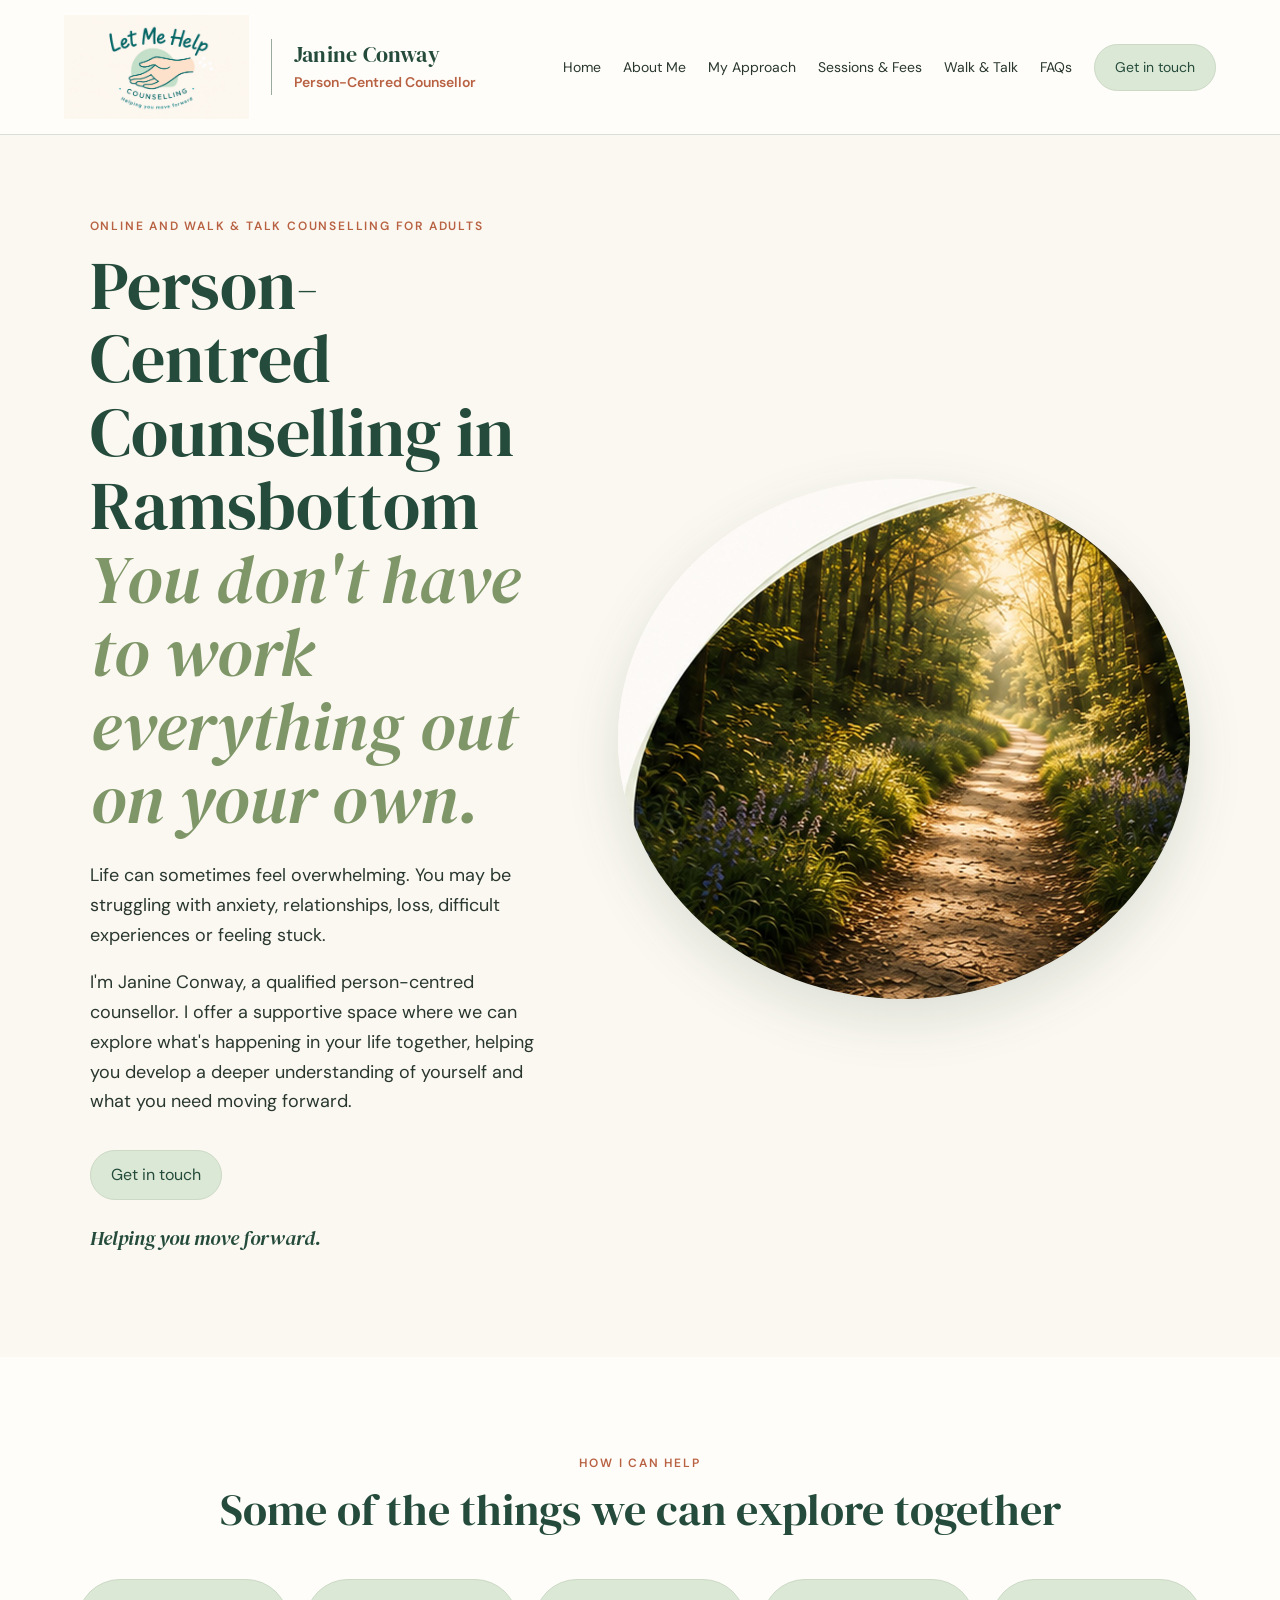
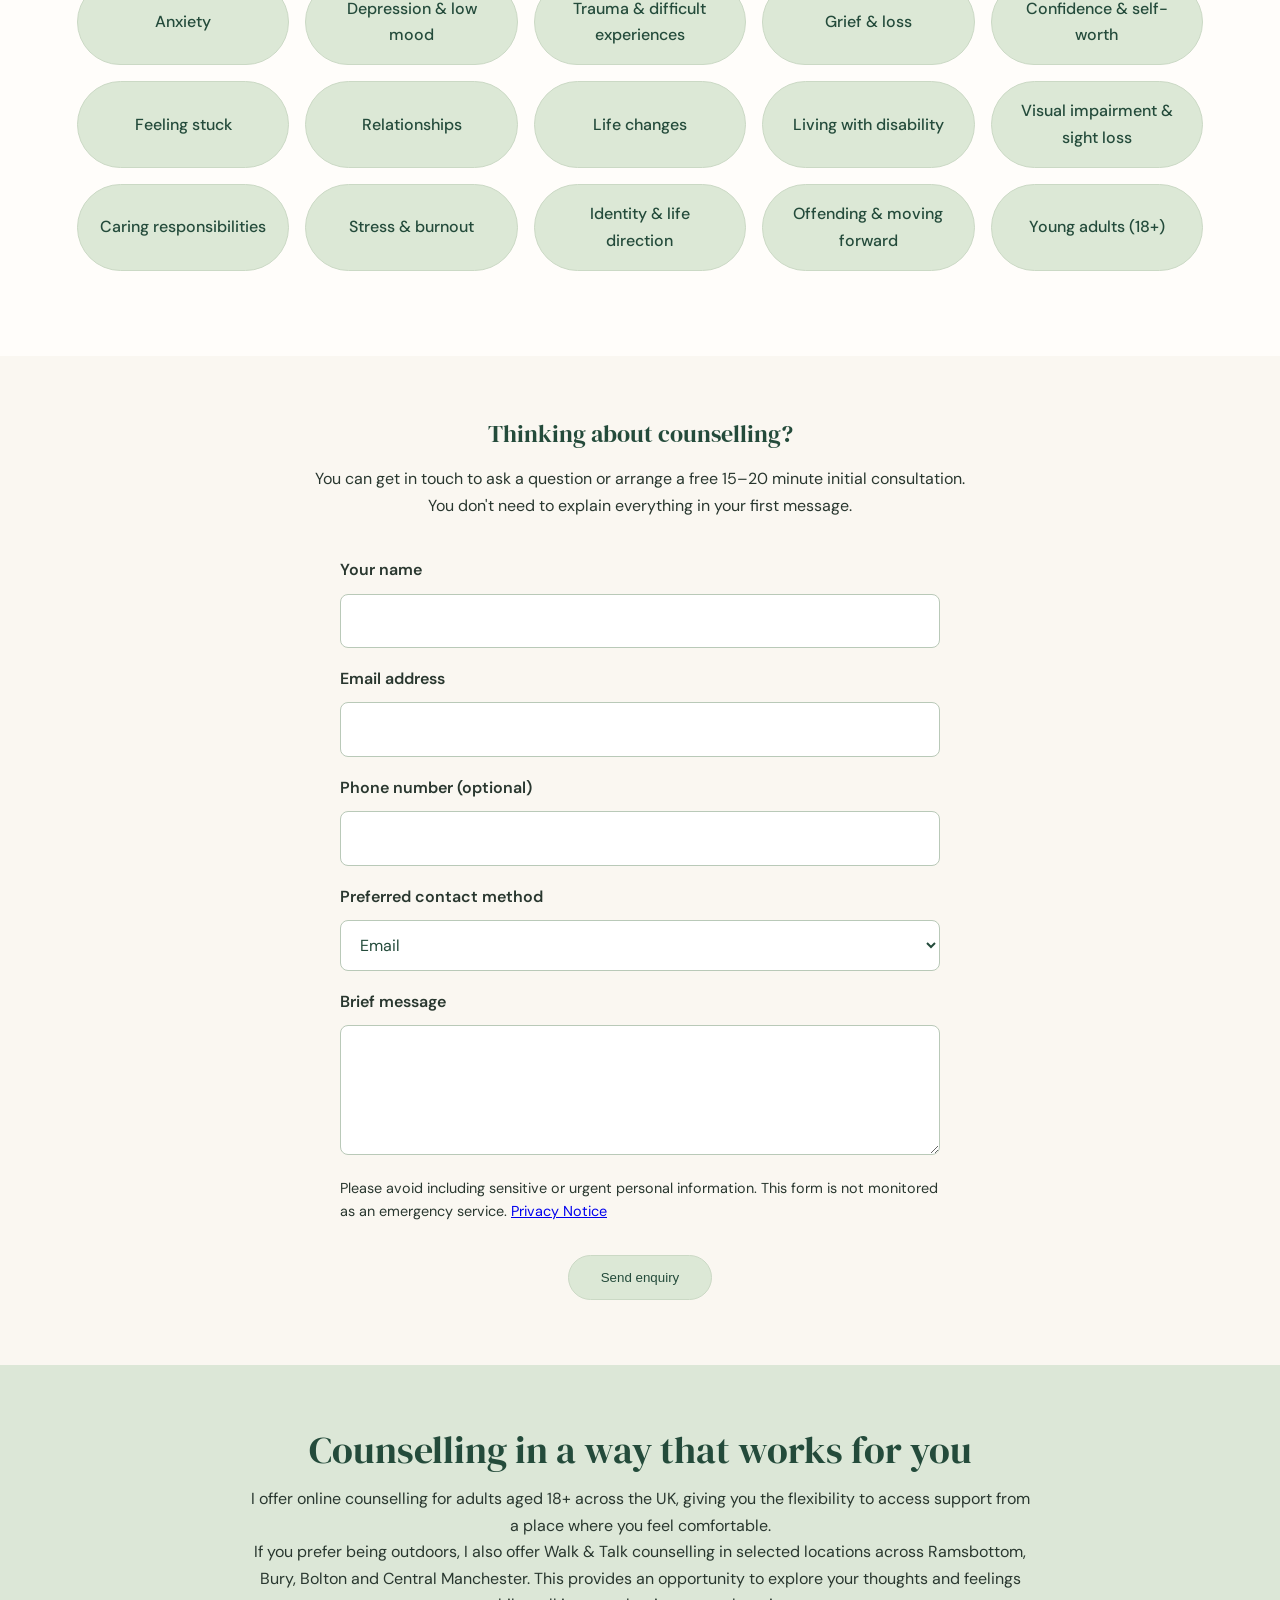
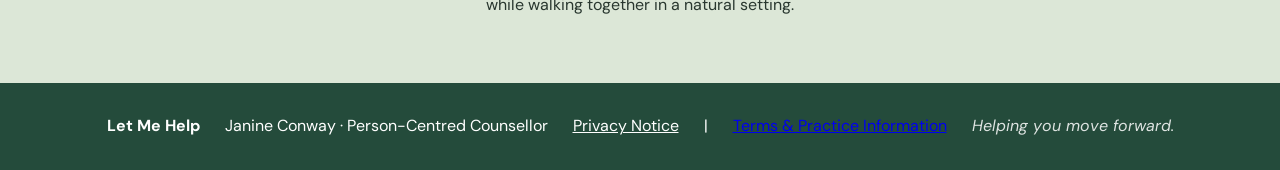
<file: index.html>
<!doctype html><html lang="en-GB"><head>
<meta charset="utf-8"><meta name="viewport" content="width=device-width,initial-scale=1">
<title>Janine Conway | Person-Centred Counsellor in Ramsbottom</title>
<meta name="description" content="Person-centred counselling with Janine Conway, offering online counselling across the UK and Walk and Talk counselling in Ramsbottom, Bury, Bolton and Central Manchester.">
<link rel="stylesheet" href="style.css">
<style>
/* V18 homepage refinement only */
body.home-page header .brand img{width:185px;height:auto}
body.home-page header .identity strong{font-size:22px;letter-spacing:.01em}
body.home-page header .identity span{font-size:14px}

body.home-page .hero{position:relative;overflow:hidden}
body.home-page .hero-art{position:relative;isolation:isolate}
body.home-page .hero-art img{
  opacity:.68;
  filter:saturate(.72) contrast(.88) brightness(1.07);
  -webkit-mask-image:radial-gradient(ellipse at center,#000 48%,rgba(0,0,0,.78) 66%,rgba(0,0,0,.25) 84%,transparent 100%);
  mask-image:radial-gradient(ellipse at center,#000 48%,rgba(0,0,0,.78) 66%,rgba(0,0,0,.25) 84%,transparent 100%);
}
body.home-page .hero-art::after{
  content:"";
  position:absolute;
  inset:-2px;
  pointer-events:none;
  background:radial-gradient(ellipse at center,transparent 43%,rgba(247,244,235,.20) 63%,rgba(247,244,235,.76) 89%,rgba(247,244,235,1) 100%);
  z-index:2;
}
body.home-page .hero-copy .kicker{font-weight:700;letter-spacing:.045em}
body.home-page .hero-copy h1{font-size:clamp(48px,5.4vw,78px);line-height:1.02}
@media(max-width:760px){
  body.home-page header .brand img{width:155px}
  body.home-page header .identity strong{font-size:20px}
}
</style>


<style>
/* V19 homepage-only refinements */
body.home-page .hero-art{overflow:visible}
body.home-page .hero-art img{
  opacity:.38 !important;
  filter:saturate(.45) contrast(.72) brightness(1.16) blur(.25px) !important;
  -webkit-mask-image:radial-gradient(ellipse at center,#000 28%,rgba(0,0,0,.70) 50%,rgba(0,0,0,.22) 70%,transparent 88%) !important;
  mask-image:radial-gradient(ellipse at center,#000 28%,rgba(0,0,0,.70) 50%,rgba(0,0,0,.22) 70%,transparent 88%) !important;
}
body.home-page .hero-art::after{
  background:radial-gradient(ellipse at center,transparent 22%,rgba(247,244,235,.20) 45%,rgba(247,244,235,.72) 72%,rgba(247,244,235,1) 92%) !important;
}
.mobile-menu{display:none;}

@media (max-width:768px){
  body.home-page header{position:relative;}
  body.home-page .mobile-menu{
    display:block;
    background:#dfe8d6;
    color:#214f40;
    border:0;
    border-radius:999px;
    padding:10px 16px;
    font-size:16px;
    cursor:pointer;
  }
  body.home-page header nav{
    display:none;
    position:absolute;
    top:100%;
    left:0;
    right:0;
    z-index:1000;
    background:#faf8f2;
    padding:12px 20px 20px;
    flex-direction:column;
    align-items:stretch;
  }
  body.home-page header nav.open{display:flex;}
  body.home-page header nav a{
    display:block;
    padding:12px 8px;
  }
}  
</style>

<link rel="canonical" href="https://letmehelpcounselling.co.uk/">
<meta name="robots" content="index,follow">
</head>
<body class="home-page">
<header>
  <div class="brand">
    <img src="original-logo.png" alt="Let Me Help, Helping you move forward">
    <div class="identity"><strong>Janine Conway</strong><span>Person-Centred Counsellor</span></div>
  </div>
  <nav><a href="#home">Home</a><a href="about.html">About Me</a><a href="approach.html">My Approach</a><a href="sessions.html">Sessions & Fees</a><a href="walk-and-talk.html">Walk &amp; Talk</a><a href="faq.html">FAQs</a><a class="pill" href="contact.html">Get in touch</a></nav>
<button class="mobile-menu" aria-label="Open menu" onclick="document.querySelector('nav').classList.toggle('open')">☰ Menu</button>
</header>
<main id="home">
<section class="hero">
 <div class="copy">
  <p class="kicker">Online and Walk &amp; Talk counselling for adults</p>

<h1>Person-Centred Counselling in Ramsbottom<br><em>You don't have to work everything out on your own.</em></h1>

<p>Life can sometimes feel overwhelming. You may be struggling with anxiety, relationships, loss, difficult experiences or feeling stuck.</p>

<p>I'm Janine Conway, a qualified person-centred counsellor. I offer a supportive space where we can explore what's happening in your life together, helping you develop a deeper understanding of yourself and what you need moving forward.</p>
  <a class="button" href="contact.html">Get in touch</a>
  <p class="tag">Helping you move forward.</p>
 </div>
 <div class="oval"><img src="journey-path.jpg" alt="A peaceful woodland path leading forward through the trees"></div>
</section>

<section class="help">
 <p class="kicker">How I can help</p><h2>Some of the things we can explore together</h2>
 <div class="topics">
  <div>Anxiety</div><div>Depression & low mood</div><div>Trauma & difficult experiences</div><div>Grief & loss</div><div>Confidence & self-worth</div><div>Feeling stuck</div>
  <div>Relationships</div><div>Life changes</div><div>Living with disability</div><div>Visual impairment & sight loss</div><div>Caring responsibilities</div><div>Stress & burnout</div><div>Identity & life direction</div><div>Offending & moving forward</div><div>Young adults (18+)</div>
 </div>
</section>
<section class="home-contact">
  <h2>Thinking about counselling?</h2>
  <p>You can get in touch to ask a question or arrange
  a free 15–20 minute initial consultation.
  You don't need to explain everything in your first message.</p>

  <form class="contact-form"
        action="https://formspree.io/f/meaqjvbw"
        method="POST">

    <label for="home-name">Your name</label>
    <input id="home-name" name="name" type="text" required>

    <label for="home-email">Email address</label>
    <input id="home-email" name="email" type="email" required>

    <label for="home-phone">Phone number (optional)</label>
    <input id="home-phone" name="phone" type="tel">

    <label for="home-preference">Preferred contact method</label>
    <select id="home-preference" name="contact_preference">
      <option value="Email">Email</option>
      <option value="Phone">Phone</option>
    </select>

    <label for="home-message">Brief message</label>
    <textarea id="home-message" name="message" required></textarea>

    <p class="small-note">
      Please avoid including sensitive or urgent personal information.
      This form is not monitored as an emergency service.
      <a href="privacy.html">Privacy Notice</a>
    </p>

    <input type="hidden" name="_subject"
           value="New Let Me Help Counselling Enquiry">

    <button class="button" type="submit">Send enquiry</button>
  </form>
</section>


<section class="online">
 <h2>Counselling in a way that works for you</h2>
 <p>I offer online counselling for adults aged 18+ across the UK, giving you the flexibility to access support from a place where you feel comfortable.</p>

<p>If you prefer being outdoors, I also offer Walk &amp; Talk counselling in selected locations across Ramsbottom, Bury, Bolton and Central Manchester. This provides an opportunity to explore your thoughts and feelings while walking together in a natural setting.</p>
</section>
</main>
<footer><strong>Let Me Help</strong><span>Janine Conway · Person-Centred Counsellor</span><a href="privacy.html" style="color:white">Privacy Notice</a> <span aria-hidden="true">|</span> <a href="terms.html">Terms &amp; Practice Information</a><em>Helping you move forward.</em></footer>
</body></html>
</file>
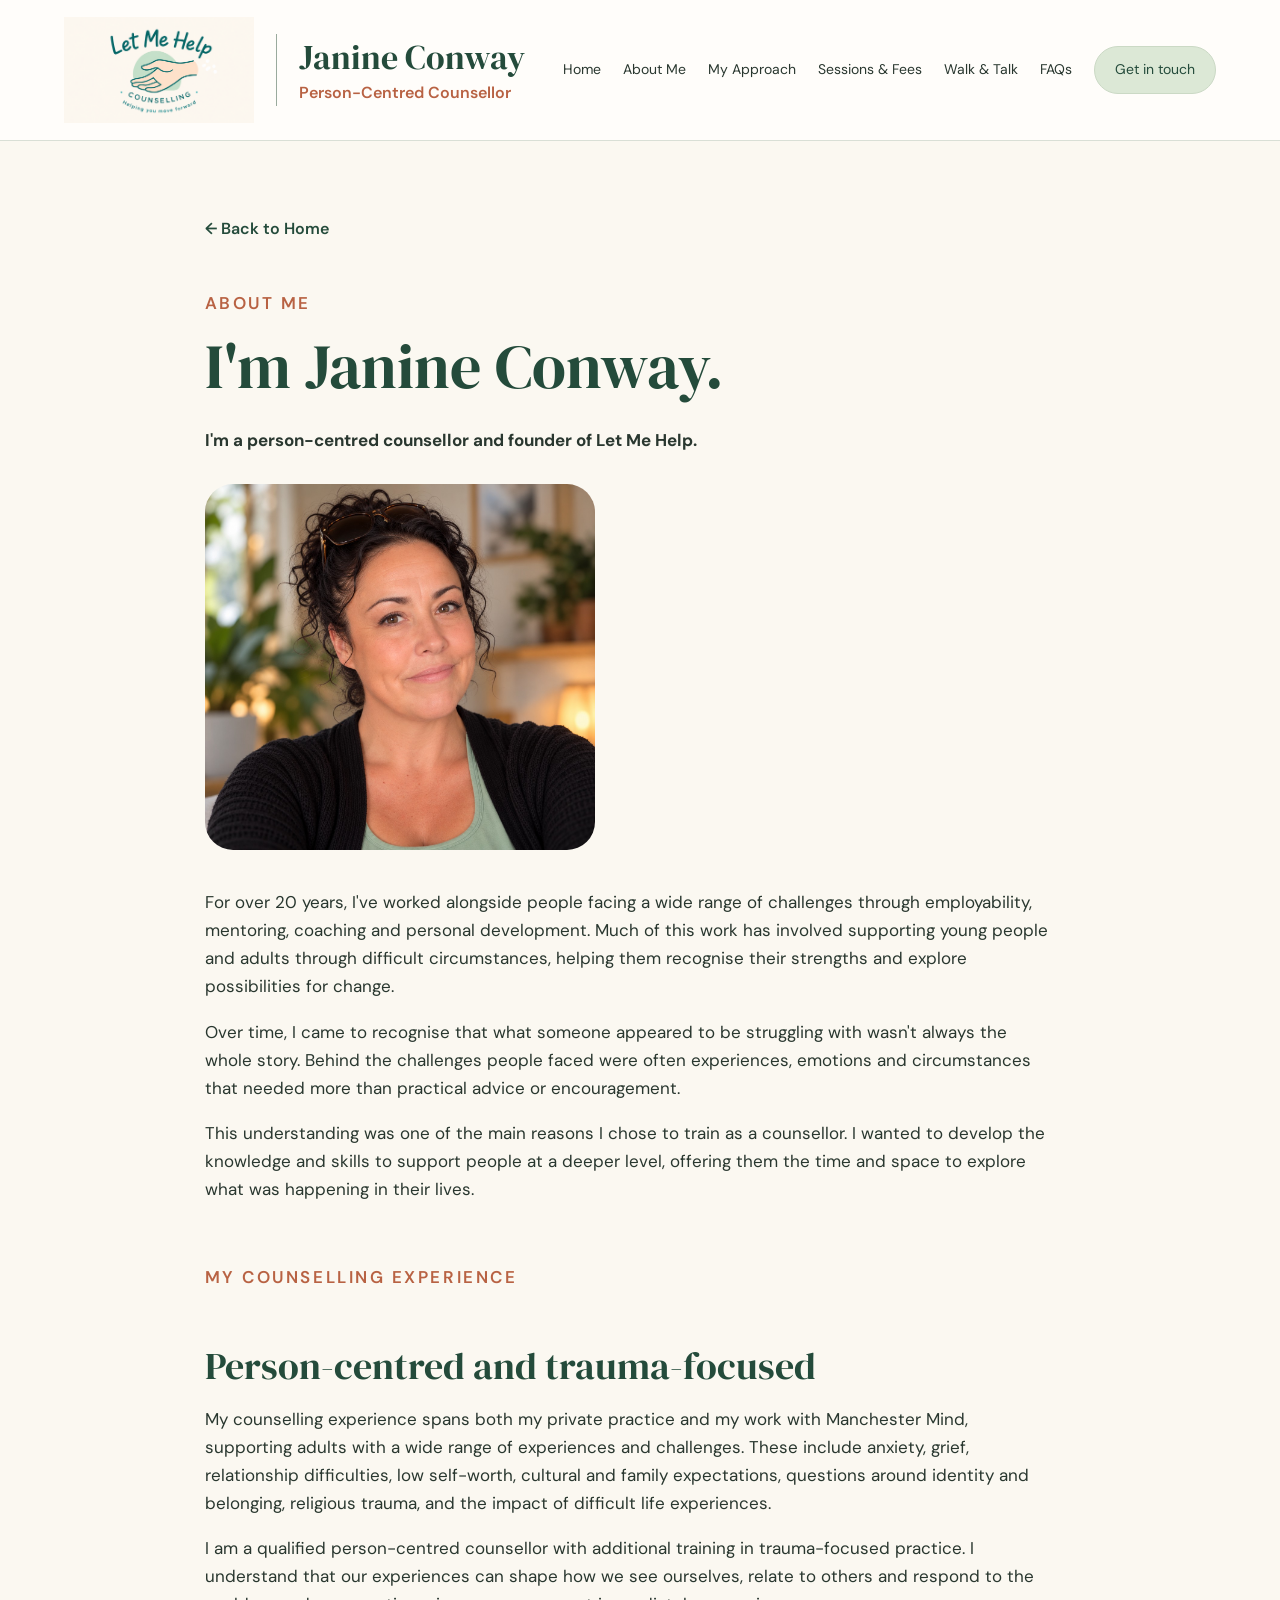
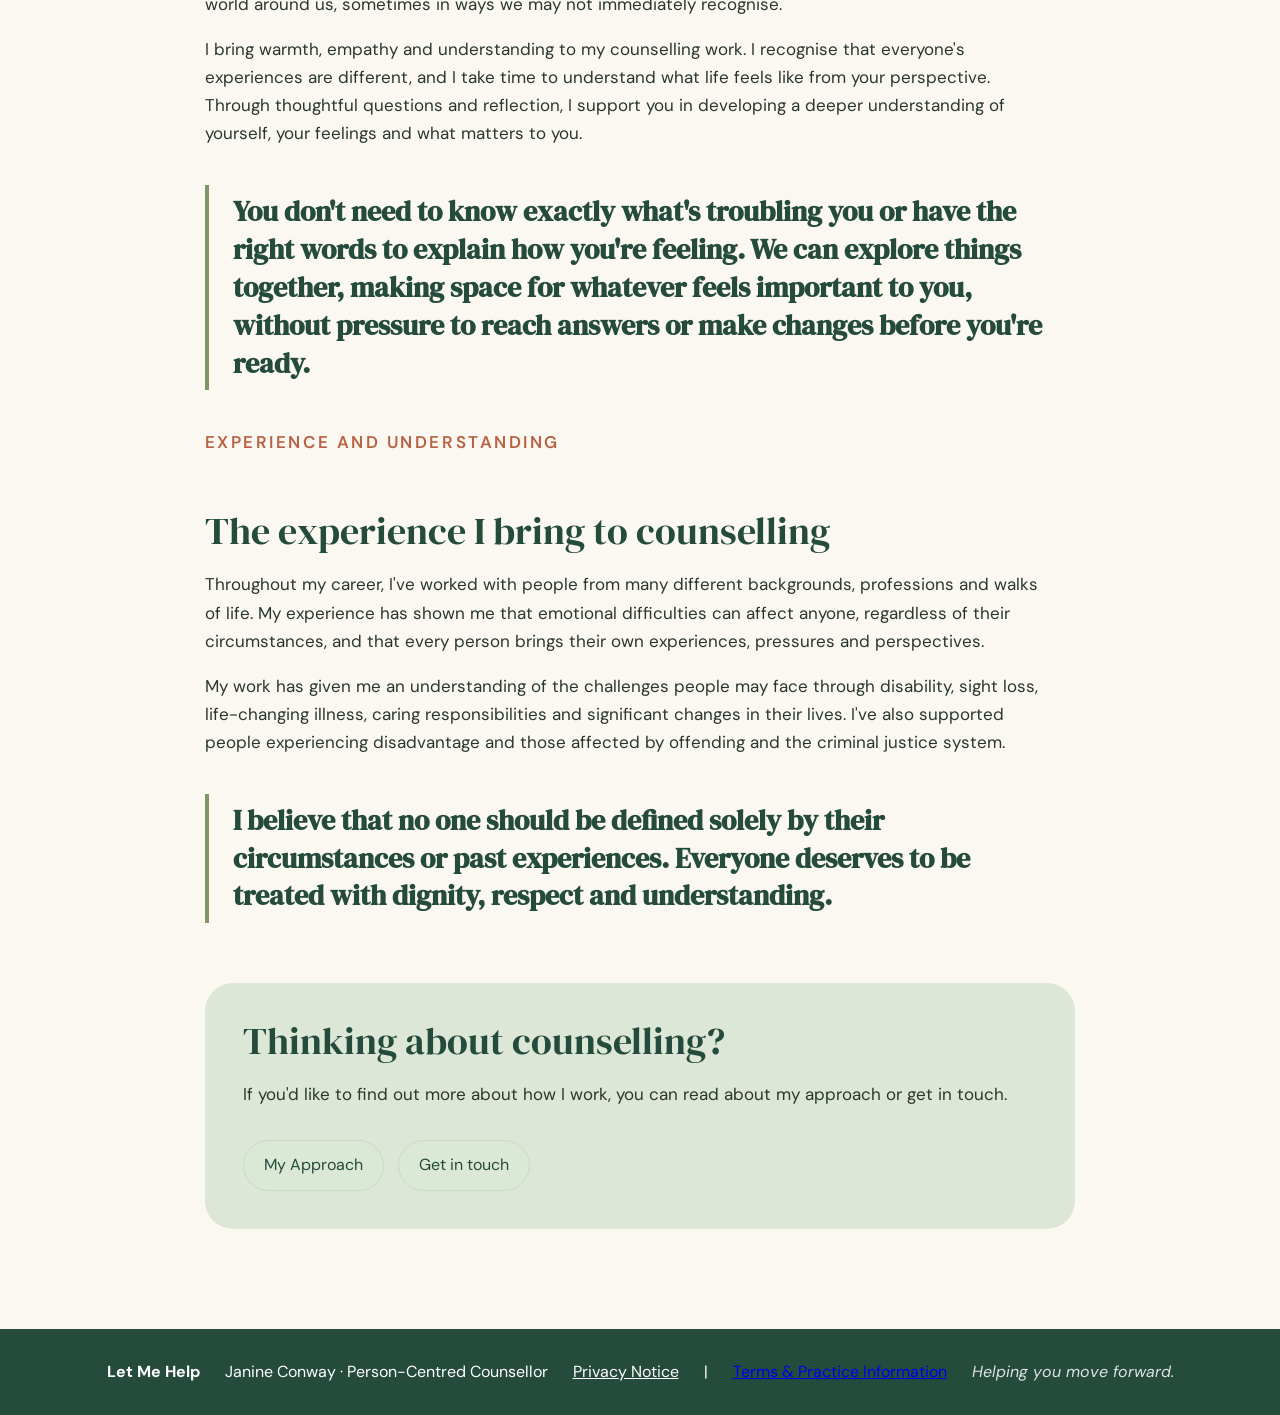
<file: about.html>
<!doctype html>
<html lang="en-GB">
<head>
<meta charset="utf-8">
<meta name="viewport" content="width=device-width,initial-scale=1">
<title>About Janine Conway | Person-Centred Counsellor</title>
<meta name="description" content="About Janine Conway, founder of Let Me Help, a person-centred counsellor practising in a trauma-focused way with over 20 years' experience supporting people.">

<link rel="stylesheet" href="style.css">
<style>
.about-page{max-width:1050px;margin:auto;padding:75px 7vw 100px}
.about-page .intro{padding:0;text-align:left;max-width:850px;margin:0 0 60px}
.about-page h1{font-size:62px;margin:8px 0 25px}
.about-page h2{font-size:38px;margin:55px 0 18px}
.about-page p{font-size:17px;max-width:850px}
.about-page .highlight{font-family:'DM Serif Display';font-size:28px;line-height:1.35;color:var(--forest);border-left:4px solid #7f9668;padding:8px 0 8px 24px;margin:38px 0}
.back-home{display:inline-block;margin-bottom:30px;color:var(--forest);font-weight:600;text-decoration:none}
.about-cta{margin-top:60px;padding:38px;background:var(--sage);border-radius:28px}
.about-cta h2{margin-top:0}
.janine-portrait{width:min(100%,390px);height:auto;display:block;margin:30px 0 38px;border-radius:28px;object-fit:cover}
</style>
<link rel="canonical" href="https://letmehelpcounselling.co.uk/about.html">
<meta name="robots" content="index,follow">
</head>
<body>
<header>
  <div class="brand">
    <img src="original-logo.png" alt="Let Me Help, Helping you move forward">
    <div class="identity"><strong>Janine Conway</strong><span>Person-Centred Counsellor</span></div>
  </div>
  <nav><a href="index.html">Home</a><a href="about.html">About Me</a><a href="approach.html">My Approach</a><a href="sessions.html">Sessions & Fees</a><a href="walk-and-talk.html">Walk &amp; Talk</a><a href="faq.html">FAQs</a><a class="pill" href="contact.html">Get in touch</a></nav>
</header>

<main class="about-page">
<a class="back-home" href="index.html">← Back to Home</a>

<section class="intro">
<p class="kicker">About Me</p>
<h1>I'm Janine Conway.</h1>
<p><strong>I'm a person-centred counsellor and founder of Let Me Help.</strong></p>
<img class="janine-portrait" src="janine-conway.jpg" alt="Janine Conway, Person-Centred Counsellor">

<p>For over 20 years, I've worked alongside people facing a wide range of challenges through employability, mentoring, coaching and personal development. Much of this work has involved supporting young people and adults through difficult circumstances, helping them recognise their strengths and explore possibilities for change.</p>

<p>Over time, I came to recognise that what someone appeared to be struggling with wasn't always the whole story. Behind the challenges people faced were often experiences, emotions and circumstances that needed more than practical advice or encouragement.</p>

<p>This understanding was one of the main reasons I chose to train as a counsellor. I wanted to develop the knowledge and skills to support people at a deeper level, offering them the time and space to explore what was happening in their lives.</p></section>
</section>
<section>
<p class="kicker">My counselling experience</p>
<h2>Person-centred and trauma-focused</h2>

<p>My counselling experience spans both my private practice and my work with Manchester Mind, supporting adults with a wide range of experiences and challenges. These include anxiety, grief, relationship difficulties, low self-worth, cultural and family expectations, questions around identity and belonging, religious trauma, and the impact of difficult life experiences.</p>

<p>I am a qualified person-centred counsellor with additional training in trauma-focused practice. I understand that our experiences can shape how we see ourselves, relate to others and respond to the world around us, sometimes in ways we may not immediately recognise.</p>

<p>I bring warmth, empathy and understanding to my counselling work. I recognise that everyone's experiences are different, and I take time to understand what life feels like from your perspective. Through thoughtful questions and reflection, I support you in developing a deeper understanding of yourself, your feelings and what matters to you.</p>

<p class="highlight"><strong>You don't need to know exactly what's troubling you or have the right words to explain how you're feeling. We can explore things together, making space for whatever feels important to you, without pressure to reach answers or make changes before you're ready.</strong></p>

</section>

<section>

<p class="kicker">Experience and understanding</p>
<h2>The experience I bring to counselling</h2>

<p>Throughout my career, I've worked with people from many different backgrounds, professions and walks of life. My experience has shown me that emotional difficulties can affect anyone, regardless of their circumstances, and that every person brings their own experiences, pressures and perspectives.</p>

<p>My work has given me an understanding of the challenges people may face through disability, sight loss, life-changing illness, caring responsibilities and significant changes in their lives. I've also supported people experiencing disadvantage and those affected by offending and the criminal justice system.</p>

<p class="highlight"><strong>I believe that no one should be defined solely by their circumstances or past experiences. Everyone deserves to be treated with dignity, respect and understanding.</strong></p>

</section>

<section class="about-cta">
<h2>Thinking about counselling?</h2>
<p>If you'd like to find out more about how I work, you can read about my approach or get in touch.</p>
<a class="button" href="approach.html">My Approach</a>
<a class="button" href="contact.html" style="margin-left:10px">Get in touch</a>
</section>
</main>

<footer><strong>Let Me Help</strong><span>Janine Conway · Person-Centred Counsellor</span><a href="privacy.html" style="color:white">Privacy Notice</a> <span aria-hidden="true">|</span> <a href="terms.html">Terms &amp; Practice Information</a><em>Helping you move forward.</em></footer>
</body>
</html>
</file>
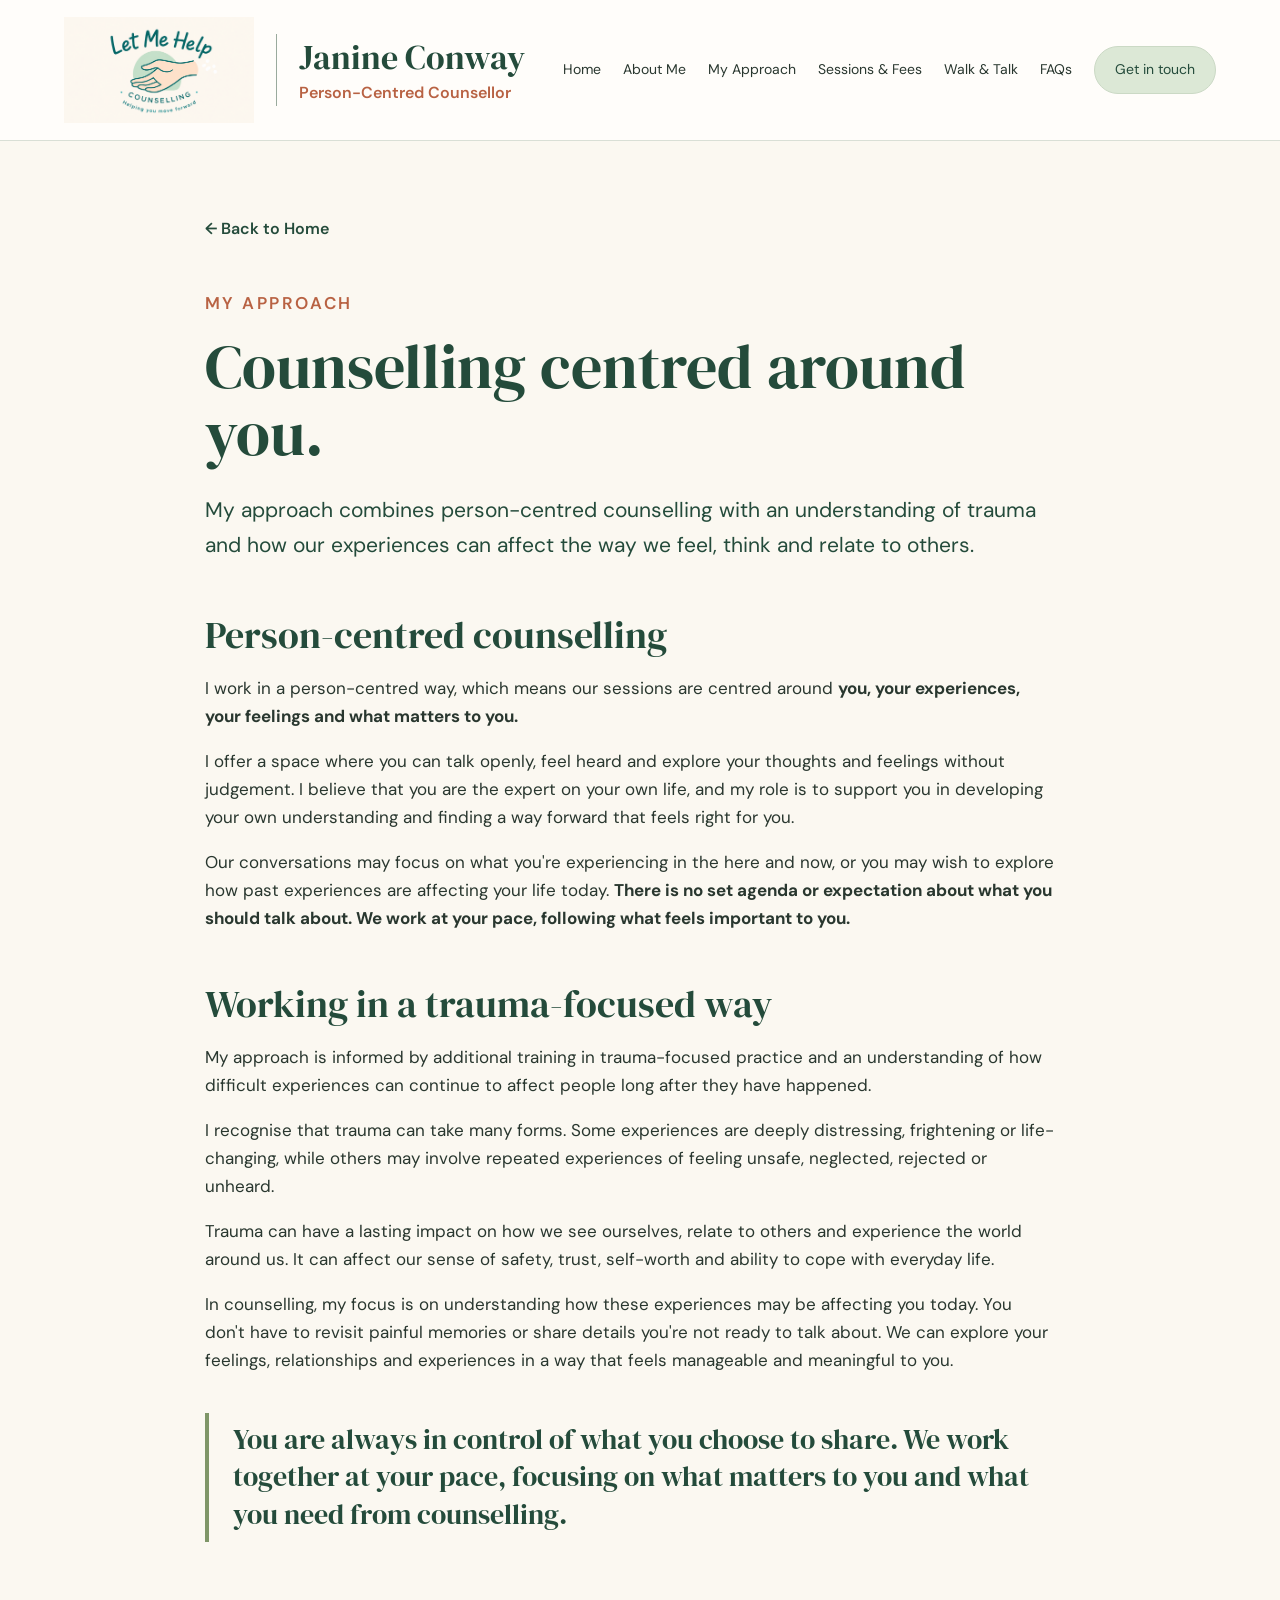
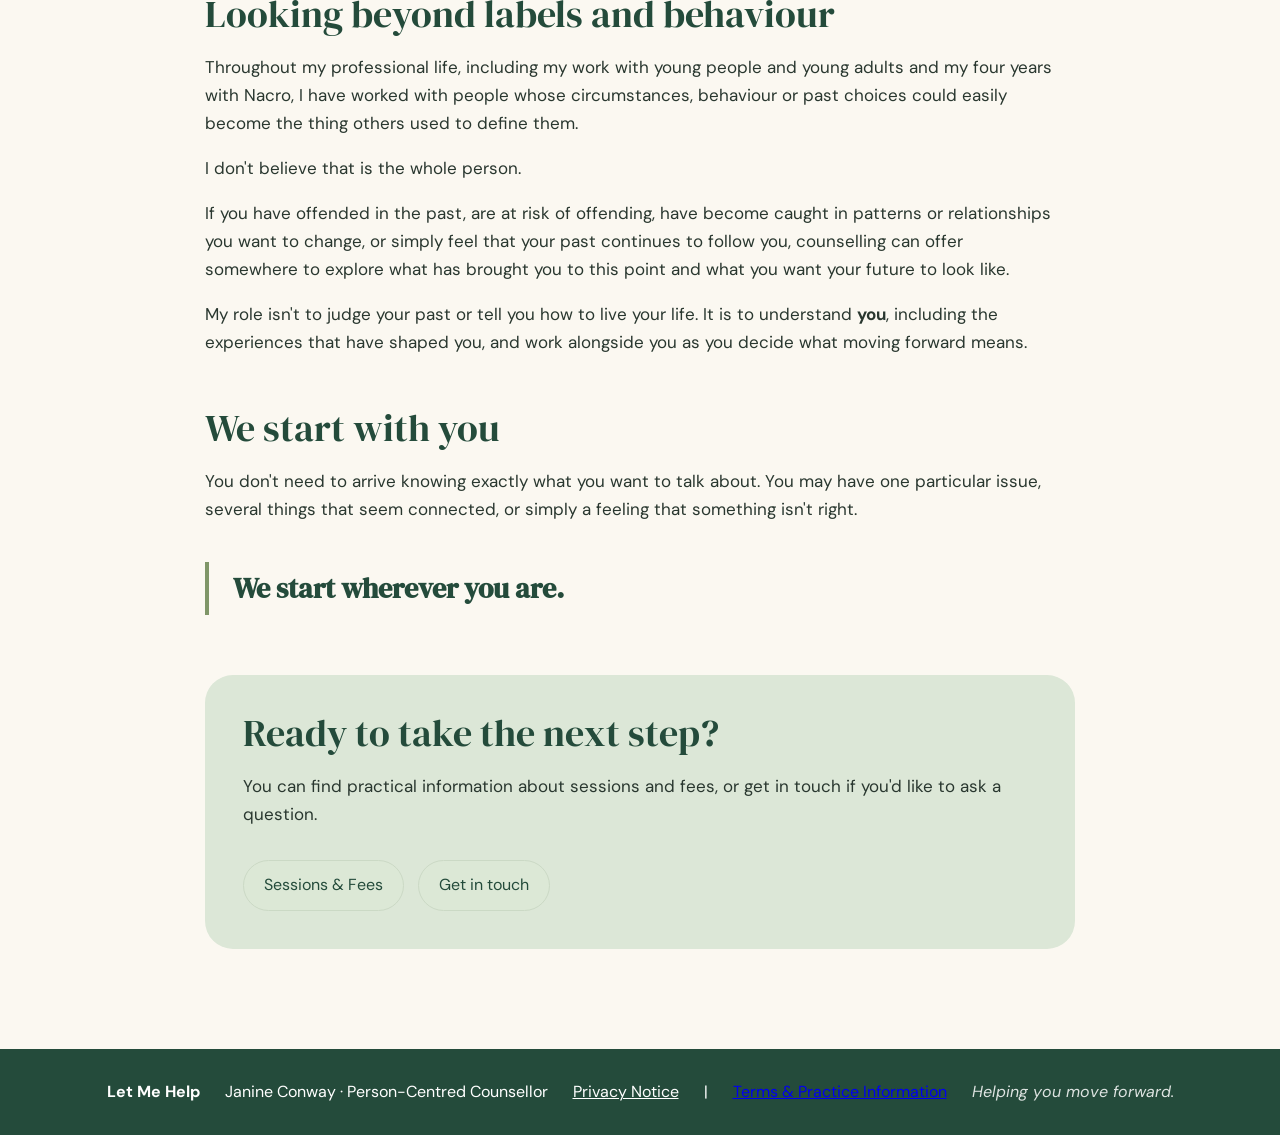
<file: approach.html>
<!doctype html>
<html lang="en-GB">
<head>
<meta charset="utf-8">
<meta name="viewport" content="width=device-width,initial-scale=1">
<title>My Approach | Janine Conway | Let Me Help</title>
<meta name="description" content="Learn about Janine Conway's person-centred, trauma-focused counselling approach, including non-judgemental support for adults who want to understand themselves and move forward.">

<link rel="stylesheet" href="style.css">
<style>
.approach-page{max-width:1050px;margin:auto;padding:75px 7vw 100px}
.approach-page h1{font-size:62px;margin:8px 0 25px}
.approach-page h2{font-size:38px;margin:52px 0 18px}
.approach-page p{font-size:17px;max-width:850px}
.approach-page .lead{font-size:21px;color:var(--forest)}
.approach-page .highlight{font-family:'DM Serif Display';font-size:28px;line-height:1.35;color:var(--forest);border-left:4px solid #7f9668;padding:8px 0 8px 24px;margin:38px 0}
.back-home{display:inline-block;margin-bottom:30px;color:var(--forest);font-weight:600;text-decoration:none}
.approach-cta{margin-top:60px;padding:38px;background:var(--sage);border-radius:28px}
.approach-cta h2{margin-top:0}
</style>
<link rel="canonical" href="https://letmehelpcounselling.co.uk/approach.html">
<meta name="robots" content="index,follow">
</head>
<body>
<header>
  <div class="brand">
    <img src="original-logo.png" alt="Let Me Help, Helping you move forward">
    <div class="identity"><strong>Janine Conway</strong><span>Person-Centred Counsellor</span></div>
  </div>
  <nav><a href="index.html">Home</a><a href="about.html">About Me</a><a href="approach.html">My Approach</a><a href="sessions.html">Sessions &amp; Fees</a><a href="walk-and-talk.html">Walk &amp; Talk</a><a href="faq.html">FAQs</a><a class="pill" href="contact.html">Get in touch</a></nav>
</header>

<main class="approach-page">
<a class="back-home" href="index.html">← Back to Home</a>
<p class="kicker">My Approach</p>
<h1>Counselling centred around you.</h1>


<p class="lead">My approach combines person-centred counselling with an understanding of trauma and how our experiences can affect the way we feel, think and relate to others.</p>

<section>
<h2>Person-centred counselling</h2>
<p>I work in a person-centred way, which means our sessions are centred around <strong>you, your experiences, your feelings and what matters to you.</strong></p>
<p>I offer a space where you can talk openly, feel heard and explore your thoughts and feelings without judgement. I believe that you are the expert on your own life, and my role is to support you in developing your own understanding and finding a way forward that feels right for you.</p>
<p>Our conversations may focus on what you're experiencing in the here and now, or you may wish to explore how past experiences are affecting your life today. <strong>There is no set agenda or expectation about what you should talk about. We work at your pace, following what feels important to you.</strong></p>
</section>

<section>
<h2>Working in a trauma-focused way</h2>

<p>My approach is informed by additional training in trauma-focused practice and an understanding of how difficult experiences can continue to affect people long after they have happened.</p>

<p>I recognise that trauma can take many forms. Some experiences are deeply distressing, frightening or life-changing, while others may involve repeated experiences of feeling unsafe, neglected, rejected or unheard.</p>
<p>Trauma can have a lasting impact on how we see ourselves, relate to others and experience the world around us. It can affect our sense of safety, trust, self-worth and ability to cope with everyday life.</p>
<p>In counselling, my focus is on understanding how these experiences may be affecting you today. You don't have to revisit painful memories or share details you're not ready to talk about. We can explore your feelings, relationships and experiences in a way that feels manageable and meaningful to you.</p>

<p class="highlight">You are always in control of what you choose to share. We work together at your pace, focusing on what matters to you and what you need from counselling.</p>
</section>

<section>
<h2>Looking beyond labels and behaviour</h2>
<p>Throughout my professional life, including my work with young people and young adults and my four years with Nacro, I have worked with people whose circumstances, behaviour or past choices could easily become the thing others used to define them.</p>
<p>I don't believe that is the whole person.</p>
<p>If you have offended in the past, are at risk of offending, have become caught in patterns or relationships you want to change, or simply feel that your past continues to follow you, counselling can offer somewhere to explore what has brought you to this point and what you want your future to look like.</p>
<p>My role isn't to judge your past or tell you how to live your life. It is to understand <strong>you</strong>, including the experiences that have shaped you, and work alongside you as you decide what moving forward means.</p>
</section>

<section>
<h2>We start with you</h2>
<p>You don't need to arrive knowing exactly what you want to talk about. You may have one particular issue, several things that seem connected, or simply a feeling that something isn't right.</p>
<p class="highlight"><strong>We start wherever you are.</strong></p>
</section>

<section class="approach-cta">
<h2>Ready to take the next step?</h2>
<p>You can find practical information about sessions and fees, or get in touch if you'd like to ask a question.</p>
<a class="button" href="sessions.html">Sessions &amp; Fees</a>
<a class="button" href="contact.html" style="margin-left:10px">Get in touch</a>
</section>
</main>
<footer><strong>Let Me Help</strong><span>Janine Conway · Person-Centred Counsellor</span><a href="privacy.html" style="color:white">Privacy Notice</a> <span aria-hidden="true">|</span> <a href="terms.html">Terms &amp; Practice Information</a><em>Helping you move forward.</em></footer>
</body>
</html>
</file>
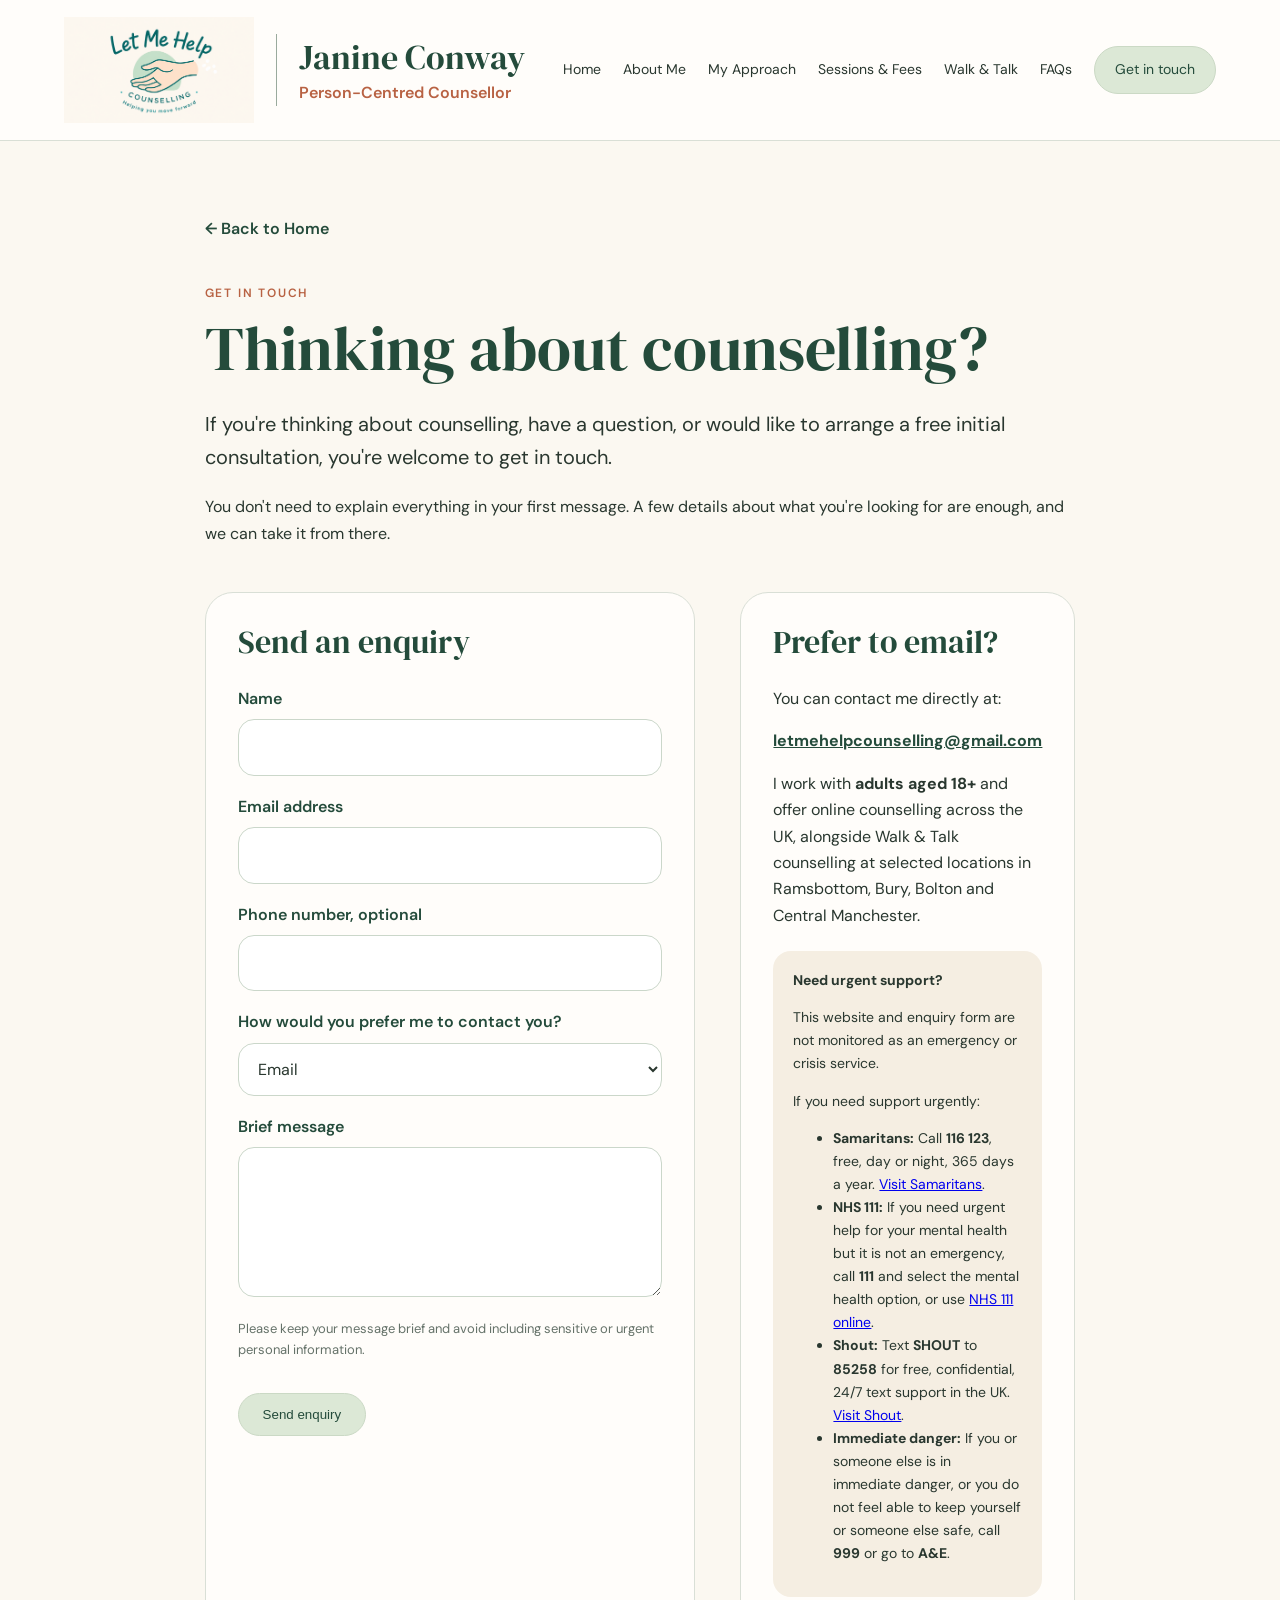
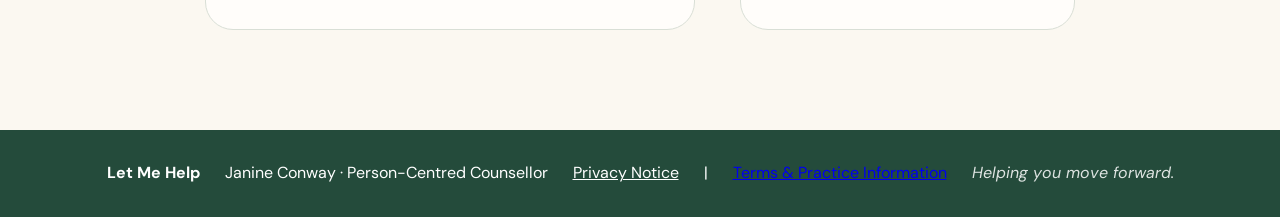
<file: contact.html>
<!doctype html>
<html lang="en-GB">
<head>
<meta charset="utf-8">
<meta name="viewport" content="width=device-width,initial-scale=1">
<title>Contact | Janine Conway | Let Me Help Counselling</title>
<meta name="description" content="Contact Janine Conway to ask a question or arrange a free initial consultation for online or Walk and Talk person-centred counselling.">

<link rel="stylesheet" href="style.css">
<style>
.contact-page{max-width:1050px;margin:auto;padding:75px 7vw 100px}
.contact-page h1{font-size:62px;margin:8px 0 25px}
.contact-page .lead{font-size:20px;max-width:820px}
.contact-grid{display:grid;grid-template-columns:1.2fr .8fr;gap:45px;margin-top:45px}
.contact-card{background:var(--paper);border:1px solid var(--line);border-radius:28px;padding:32px}
.contact-card h2{font-size:32px;margin-top:0}
.contact-form label{display:block;font-weight:600;margin:18px 0 7px;color:var(--forest)}
.contact-form input,.contact-form textarea,.contact-form select{width:100%;padding:14px 15px;border:1px solid #cbd7ca;border-radius:16px;background:#fff;font:inherit;color:var(--ink)}
.contact-form textarea{min-height:150px;resize:vertical}
.contact-form .small-note{font-size:13px;color:#657269;margin-top:12px}
.contact-form button{margin-top:20px;padding:13px 24px;border:0;cursor:pointer}
.email-link{font-weight:700;color:var(--forest)}
.back-home{display:inline-block;margin-bottom:30px;color:var(--forest);font-weight:600;text-decoration:none}
.safety-note{margin-top:22px;padding:18px 20px;background:#f5eee2;border-radius:18px;font-size:14px}
@media(max-width:800px){.contact-grid{grid-template-columns:1fr}}
</style>
<link rel="canonical" href="https://letmehelpcounselling.co.uk/contact.html">
<meta name="robots" content="index,follow">
</head>
<body>
<header>
  <div class="brand">
    <img src="original-logo.png" alt="Let Me Help, Helping you move forward">
    <div class="identity"><strong>Janine Conway</strong><span>Person-Centred Counsellor</span></div>
  </div>
  <nav><a href="index.html">Home</a><a href="about.html">About Me</a><a href="approach.html">My Approach</a><a href="sessions.html">Sessions &amp; Fees</a><a href="walk-and-talk.html">Walk &amp; Talk</a><a href="faq.html">FAQs</a><a class="pill" href="contact.html">Get in touch</a></nav>
</header>

<main class="contact-page">
<a class="back-home" href="index.html">← Back to Home</a>
<p class="kicker">Get in touch</p>
<h1>Thinking about counselling?</h1>
<p class="lead">If you're thinking about counselling, have a question, or would like to arrange a free initial consultation, you're welcome to get in touch.</p>
<p>You don't need to explain everything in your first message. A few details about what you're looking for are enough, and we can take it from there.</p>

<div class="contact-grid">
<section class="contact-card">
<h2>Send an enquiry</h2>
<form class="contact-form" action="https://formspree.io/f/meaqjvbw" method="POST">
  <label for="name">Name</label>
  <input id="name" name="name" type="text" required>

  <label for="email">Email address</label>
  <input id="email" name="email" type="email" required>

  <label for="phone">Phone number, optional</label>
  <input id="phone" name="phone" type="tel">

  <label for="contact-preference">How would you prefer me to contact you?</label>
  <select id="contact-preference" name="contact_preference">
    <option value="Email">Email</option>
    <option value="Phone">Phone</option>
  </select>

  <label for="message">Brief message</label>
  <textarea id="message" name="message" required></textarea>

  <p class="small-note">Please keep your message brief and avoid including sensitive or urgent personal information.</p>

  <input type="hidden" name="_subject" value="New Let Me Help Counselling Enquiry">
  <button class="button" type="submit">Send enquiry</button>
</form>
</section>

<aside class="contact-card">
<h2>Prefer to email?</h2>
<p>You can contact me directly at:</p>
<p><a class="email-link" href="mailto:letmehelpcounselling@gmail.com">letmehelpcounselling@gmail.com</a></p>

<p>I work with <strong>adults aged 18+</strong> and offer online counselling across the UK, alongside Walk &amp; Talk counselling at selected locations in Ramsbottom, Bury, Bolton and Central Manchester.</p>

<div class="safety-note">
<strong>Need urgent support?</strong>
<p>This website and enquiry form are not monitored as an emergency or crisis service.</p>
<p>If you need support urgently:</p>
<ul>
<li><strong>Samaritans:</strong> Call <strong>116 123</strong>, free, day or night, 365 days a year. <a href="https://www.samaritans.org/how-we-can-help/contact-samaritan/" target="_blank" rel="noopener">Visit Samaritans</a>.</li>
<li><strong>NHS 111:</strong> If you need urgent help for your mental health but it is not an emergency, call <strong>111</strong> and select the mental health option, or use <a href="https://111.nhs.uk/" target="_blank" rel="noopener">NHS 111 online</a>.</li>
<li><strong>Shout:</strong> Text <strong>SHOUT</strong> to <strong>85258</strong> for free, confidential, 24/7 text support in the UK. <a href="https://giveusashout.org/get-help/" target="_blank" rel="noopener">Visit Shout</a>.</li>
<li><strong>Immediate danger:</strong> If you or someone else is in immediate danger, or you do not feel able to keep yourself or someone else safe, call <strong>999</strong> or go to <strong>A&amp;E</strong>.</li>
</ul>
</div>
</aside>
</div>
</main>

<footer><strong>Let Me Help</strong><span>Janine Conway · Person-Centred Counsellor</span><a href="privacy.html" style="color:white">Privacy Notice</a> <span aria-hidden="true">|</span> <a href="terms.html">Terms &amp; Practice Information</a><em>Helping you move forward.</em></footer>
</body>
</html>
</file>
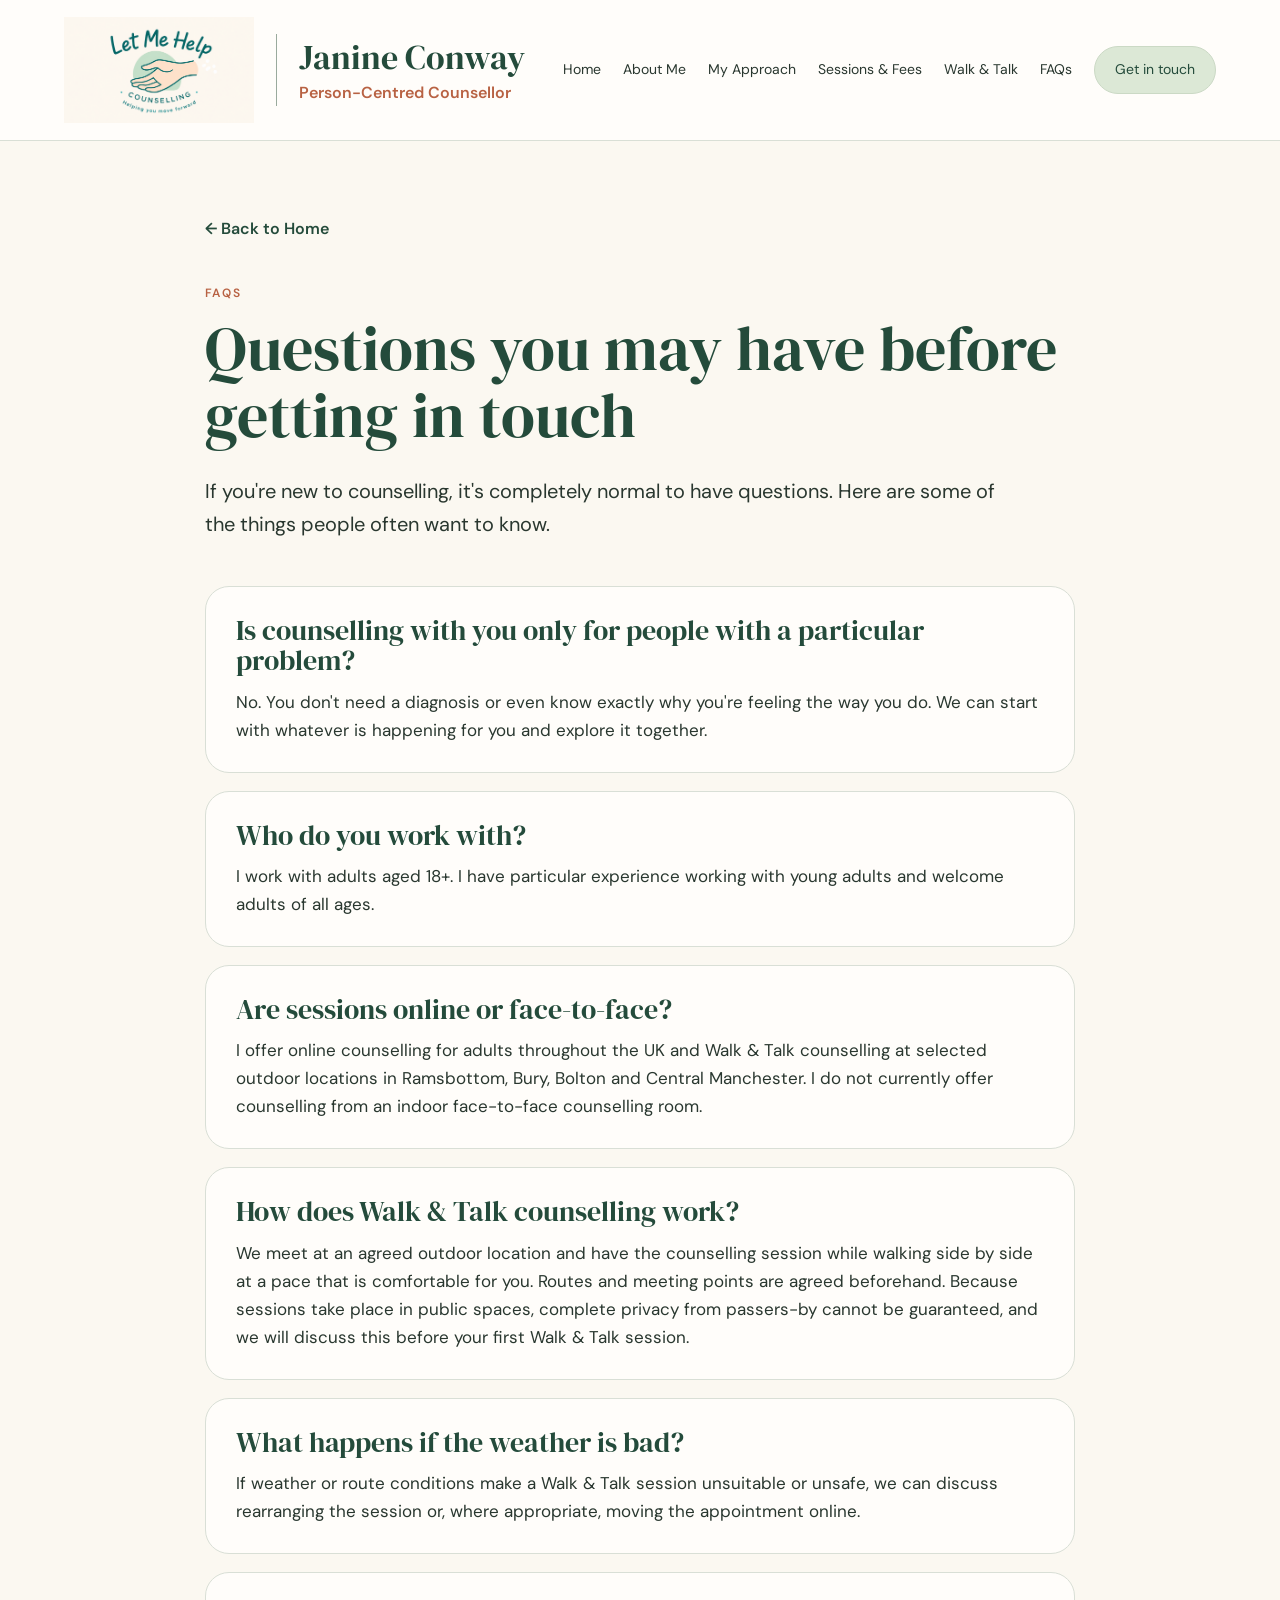
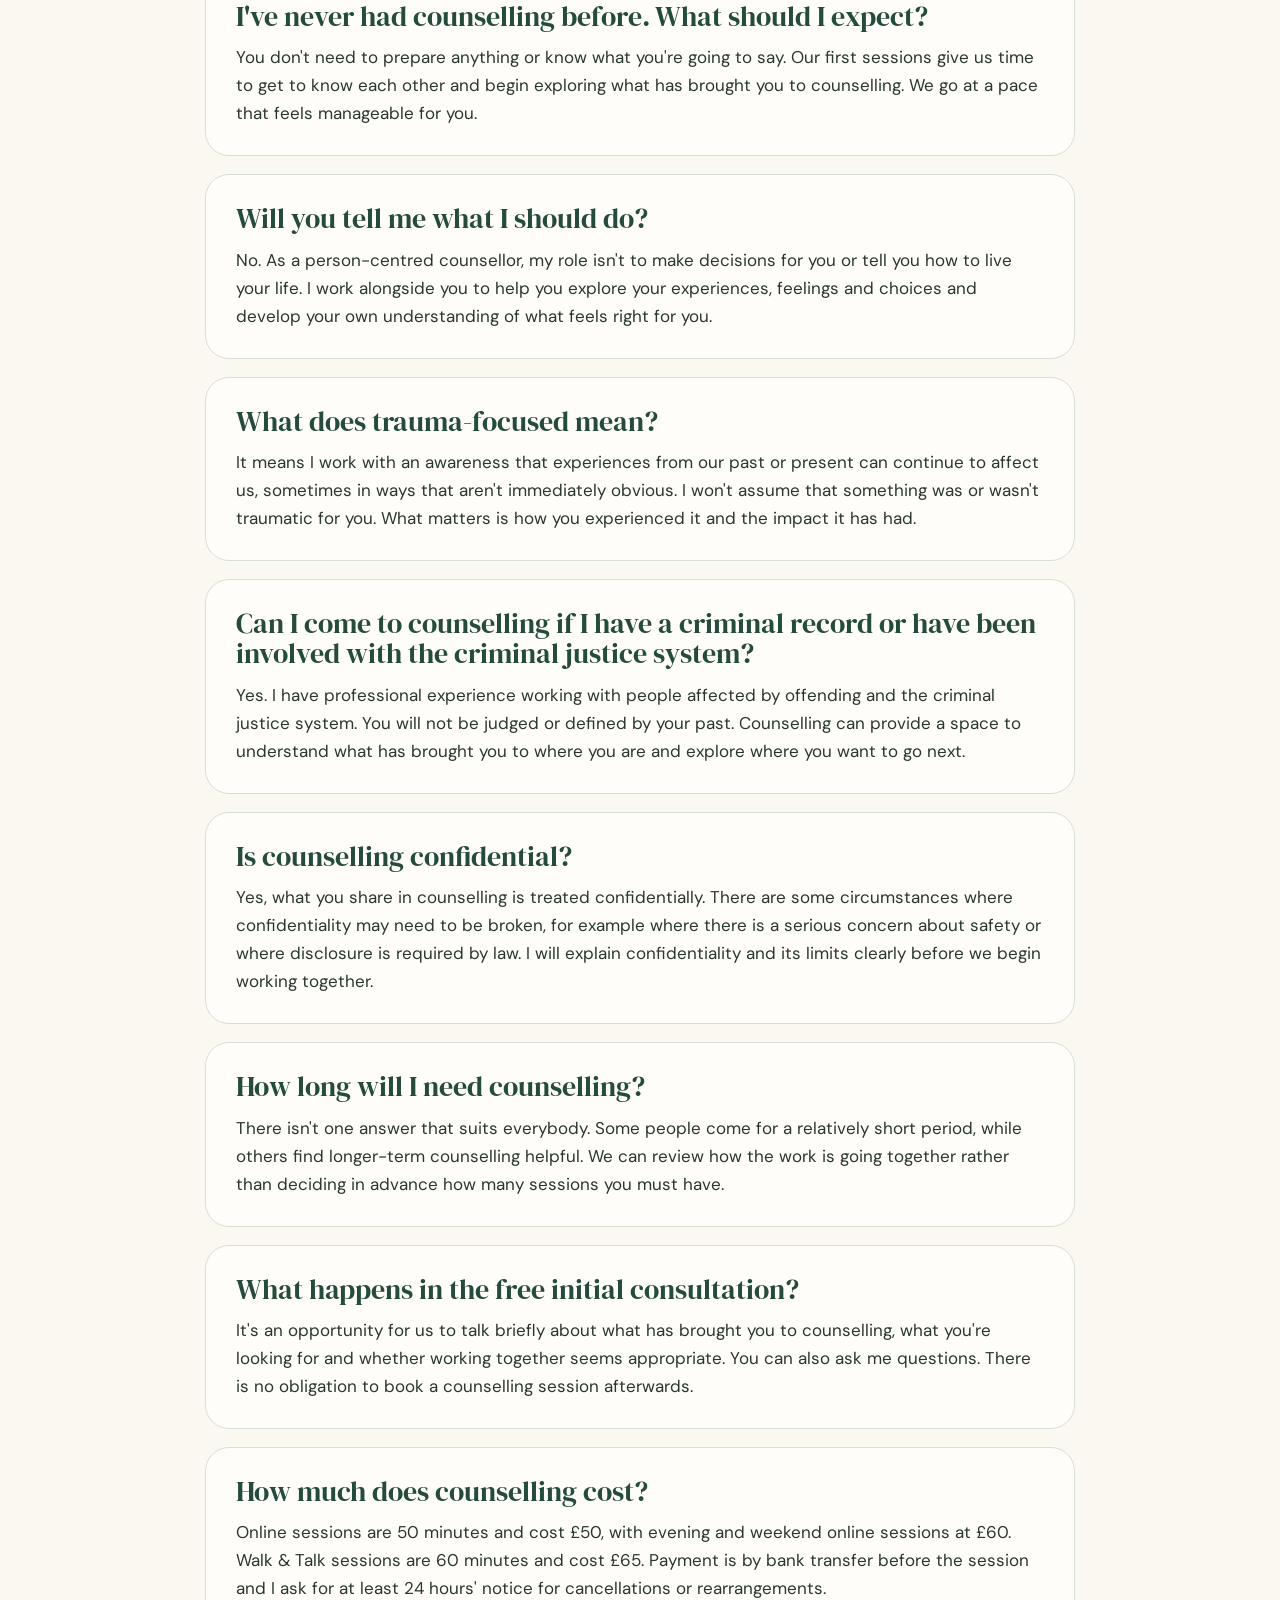
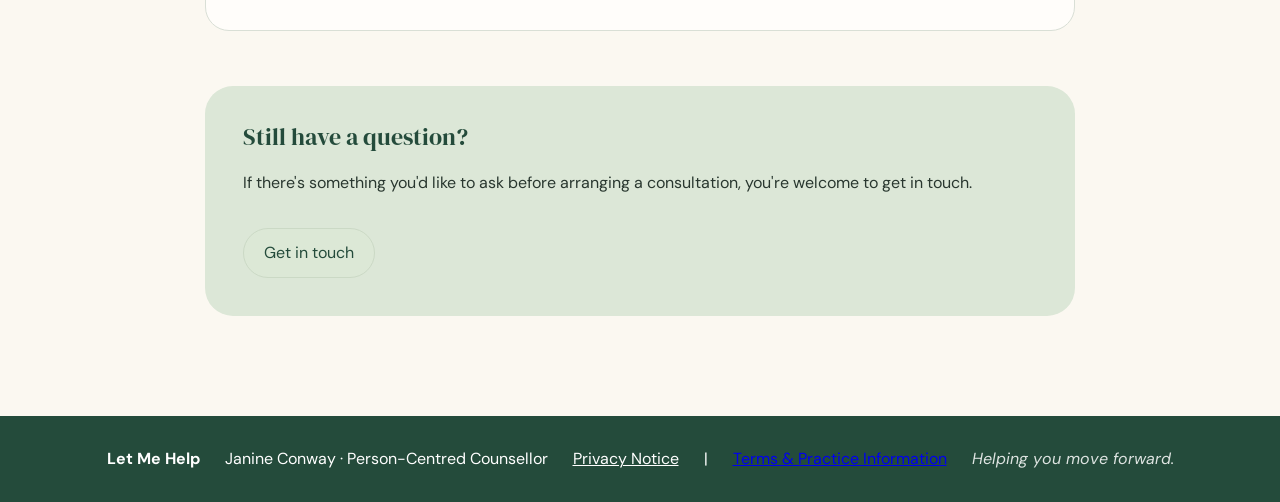
<file: faq.html>
<!doctype html>
<html lang="en-GB">
<head>
<meta charset="utf-8">
<meta name="viewport" content="width=device-width,initial-scale=1">
<title>FAQs | Janine Conway | Let Me Help</title>
<meta name="description" content="Frequently asked questions about online and Walk and Talk person-centred counselling with Janine Conway, including confidentiality, fees and how sessions work.">

<link rel="stylesheet" href="style.css">
<style>
.faq-page{max-width:1050px;margin:auto;padding:75px 7vw 100px}
.faq-page h1{font-size:62px;margin:8px 0 25px}
.faq-page .lead{font-size:20px;max-width:800px}
.faq-list{max-width:900px;margin-top:45px}
.faq-item{background:var(--paper);border:1px solid var(--line);border-radius:24px;padding:28px 30px;margin-bottom:18px}
.faq-item h2{font-size:28px;margin:0 0 12px}
.faq-item p{font-size:17px;margin:0}
.back-home{display:inline-block;margin-bottom:30px;color:var(--forest);font-weight:600;text-decoration:none}
.faq-cta{margin-top:55px;padding:38px;background:var(--sage);border-radius:28px}
.faq-cta h2{margin-top:0}
</style>
<link rel="canonical" href="https://letmehelpcounselling.co.uk/faq.html">
<meta name="robots" content="index,follow">
</head>
<body>
<header>
  <div class="brand">
    <img src="original-logo.png" alt="Let Me Help, Helping you move forward">
    <div class="identity"><strong>Janine Conway</strong><span>Person-Centred Counsellor</span></div>
  </div>
  <nav><a href="index.html">Home</a><a href="about.html">About Me</a><a href="approach.html">My Approach</a><a href="sessions.html">Sessions &amp; Fees</a><a href="walk-and-talk.html">Walk &amp; Talk</a><a href="faq.html">FAQs</a><a class="pill" href="contact.html">Get in touch</a></nav>
</header>

<main class="faq-page">
<a class="back-home" href="index.html">← Back to Home</a>
<p class="kicker">FAQs</p>
<h1>Questions you may have before getting in touch</h1>
<p class="lead">If you're new to counselling, it's completely normal to have questions. Here are some of the things people often want to know.</p>

<div class="faq-list">

<div class="faq-item"><h2>Is counselling with you only for people with a particular problem?</h2>
<p>No. You don't need a diagnosis or even know exactly why you're feeling the way you do. We can start with whatever is happening for you and explore it together.</p></div>

<div class="faq-item"><h2>Who do you work with?</h2>
<p>I work with adults aged 18+. I have particular experience working with young adults and welcome adults of all ages.</p></div>

<div class="faq-item"><h2>Are sessions online or face-to-face?</h2>
<p>I offer online counselling for adults throughout the UK and Walk &amp; Talk counselling at selected outdoor locations in Ramsbottom, Bury, Bolton and Central Manchester. I do not currently offer counselling from an indoor face-to-face counselling room.</p></div>

<div class="faq-item"><h2>How does Walk &amp; Talk counselling work?</h2>
<p>We meet at an agreed outdoor location and have the counselling session while walking side by side at a pace that is comfortable for you. Routes and meeting points are agreed beforehand. Because sessions take place in public spaces, complete privacy from passers-by cannot be guaranteed, and we will discuss this before your first Walk &amp; Talk session.</p></div>

<div class="faq-item"><h2>What happens if the weather is bad?</h2>
<p>If weather or route conditions make a Walk &amp; Talk session unsuitable or unsafe, we can discuss rearranging the session or, where appropriate, moving the appointment online.</p></div>

<div class="faq-item"><h2>I've never had counselling before. What should I expect?</h2>
<p>You don't need to prepare anything or know what you're going to say. Our first sessions give us time to get to know each other and begin exploring what has brought you to counselling. We go at a pace that feels manageable for you.</p></div>

<div class="faq-item"><h2>Will you tell me what I should do?</h2>
<p>No. As a person-centred counsellor, my role isn't to make decisions for you or tell you how to live your life. I work alongside you to help you explore your experiences, feelings and choices and develop your own understanding of what feels right for you.</p></div>

<div class="faq-item"><h2>What does trauma-focused mean?</h2>
<p>It means I work with an awareness that experiences from our past or present can continue to affect us, sometimes in ways that aren't immediately obvious. I won't assume that something was or wasn't traumatic for you. What matters is how you experienced it and the impact it has had.</p></div>

<div class="faq-item"><h2>Can I come to counselling if I have a criminal record or have been involved with the criminal justice system?</h2>
<p>Yes. I have professional experience working with people affected by offending and the criminal justice system. You will not be judged or defined by your past. Counselling can provide a space to understand what has brought you to where you are and explore where you want to go next.</p></div>

<div class="faq-item"><h2>Is counselling confidential?</h2>
<p>Yes, what you share in counselling is treated confidentially. There are some circumstances where confidentiality may need to be broken, for example where there is a serious concern about safety or where disclosure is required by law. I will explain confidentiality and its limits clearly before we begin working together.</p></div>

<div class="faq-item"><h2>How long will I need counselling?</h2>
<p>There isn't one answer that suits everybody. Some people come for a relatively short period, while others find longer-term counselling helpful. We can review how the work is going together rather than deciding in advance how many sessions you must have.</p></div>

<div class="faq-item"><h2>What happens in the free initial consultation?</h2>
<p>It's an opportunity for us to talk briefly about what has brought you to counselling, what you're looking for and whether working together seems appropriate. You can also ask me questions. There is no obligation to book a counselling session afterwards.</p></div>

<div class="faq-item"><h2>How much does counselling cost?</h2>
<p>Online sessions are 50 minutes and cost £50, with evening and weekend online sessions at £60. Walk &amp; Talk sessions are 60 minutes and cost £65. Payment is by bank transfer before the session and I ask for at least 24 hours' notice for cancellations or rearrangements.</p></div>

</div>

<section class="faq-cta">
<h2>Still have a question?</h2>
<p>If there's something you'd like to ask before arranging a consultation, you're welcome to get in touch.</p>
<a class="button" href="contact.html">Get in touch</a>
</section>
</main>

<footer><strong>Let Me Help</strong><span>Janine Conway · Person-Centred Counsellor</span><a href="privacy.html" style="color:white">Privacy Notice</a> <span aria-hidden="true">|</span> <a href="terms.html">Terms &amp; Practice Information</a><em>Helping you move forward.</em></footer>
</body>
</html>
</file>
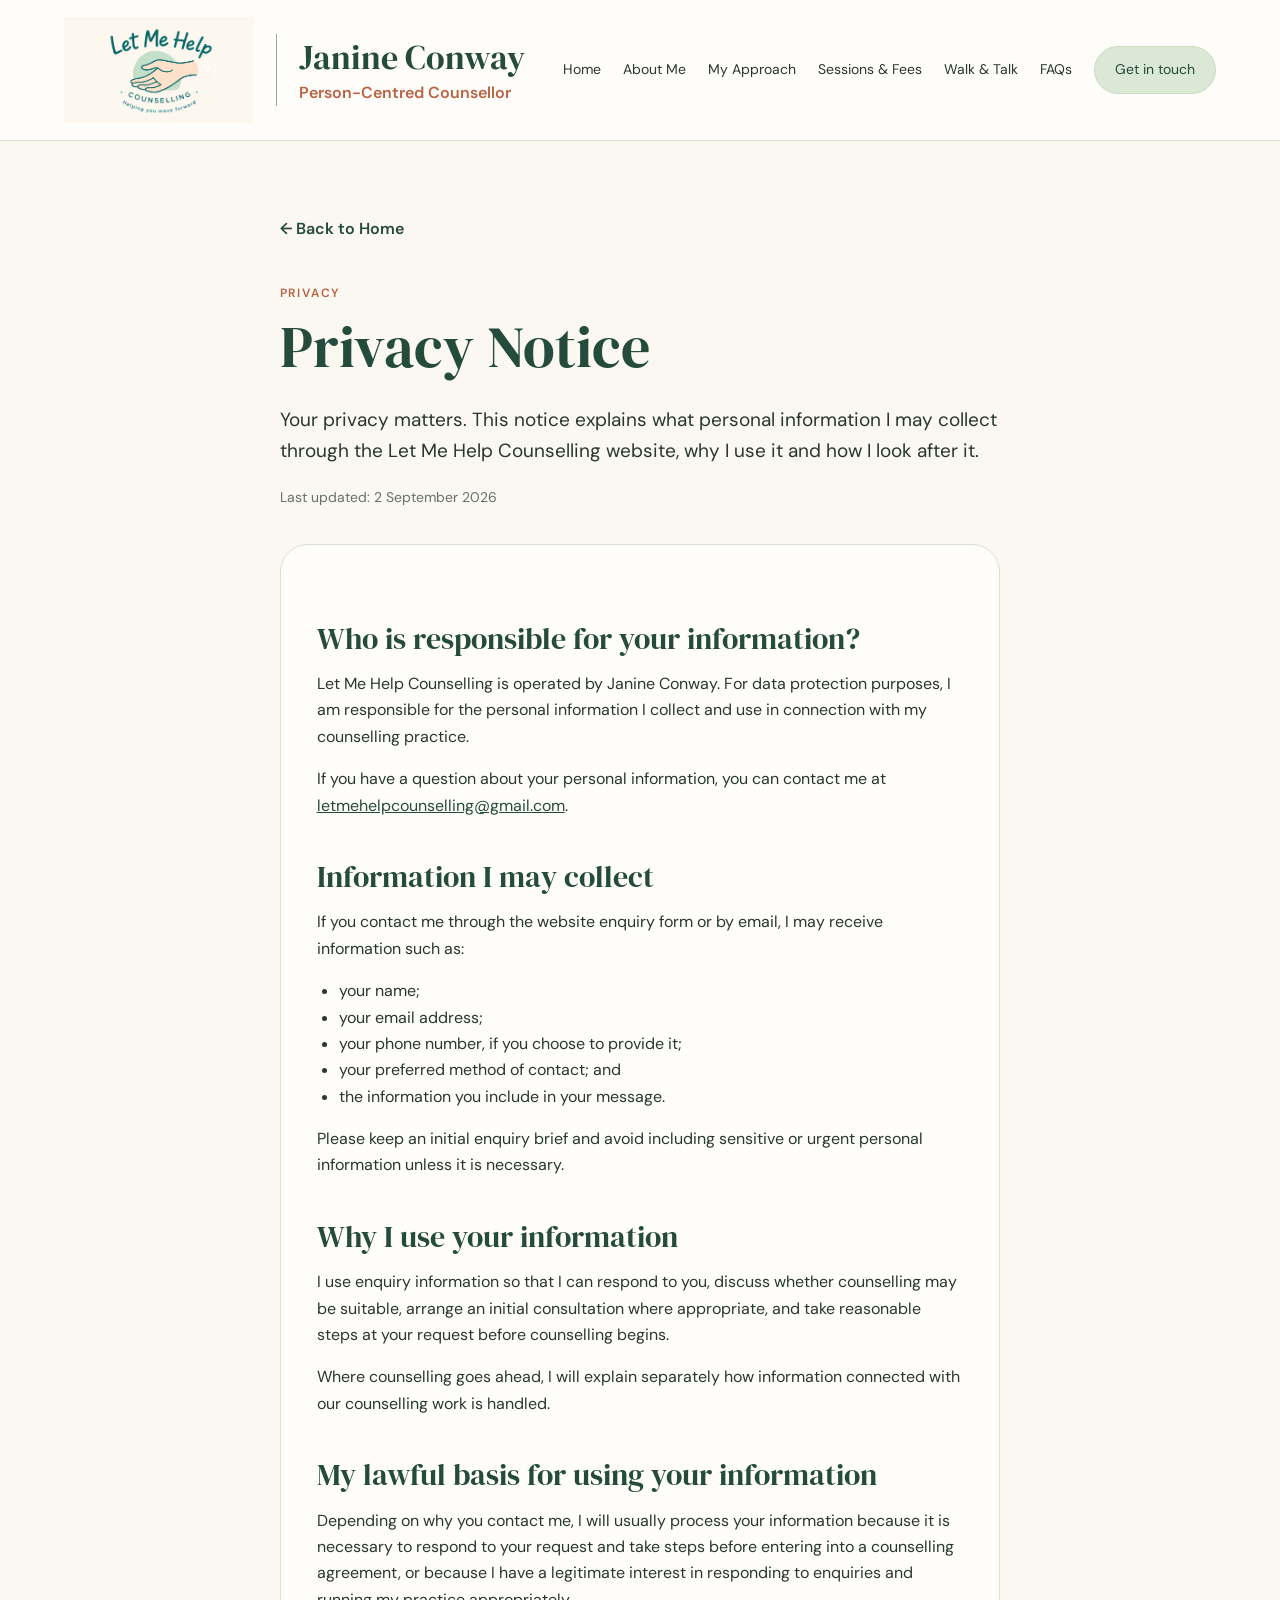
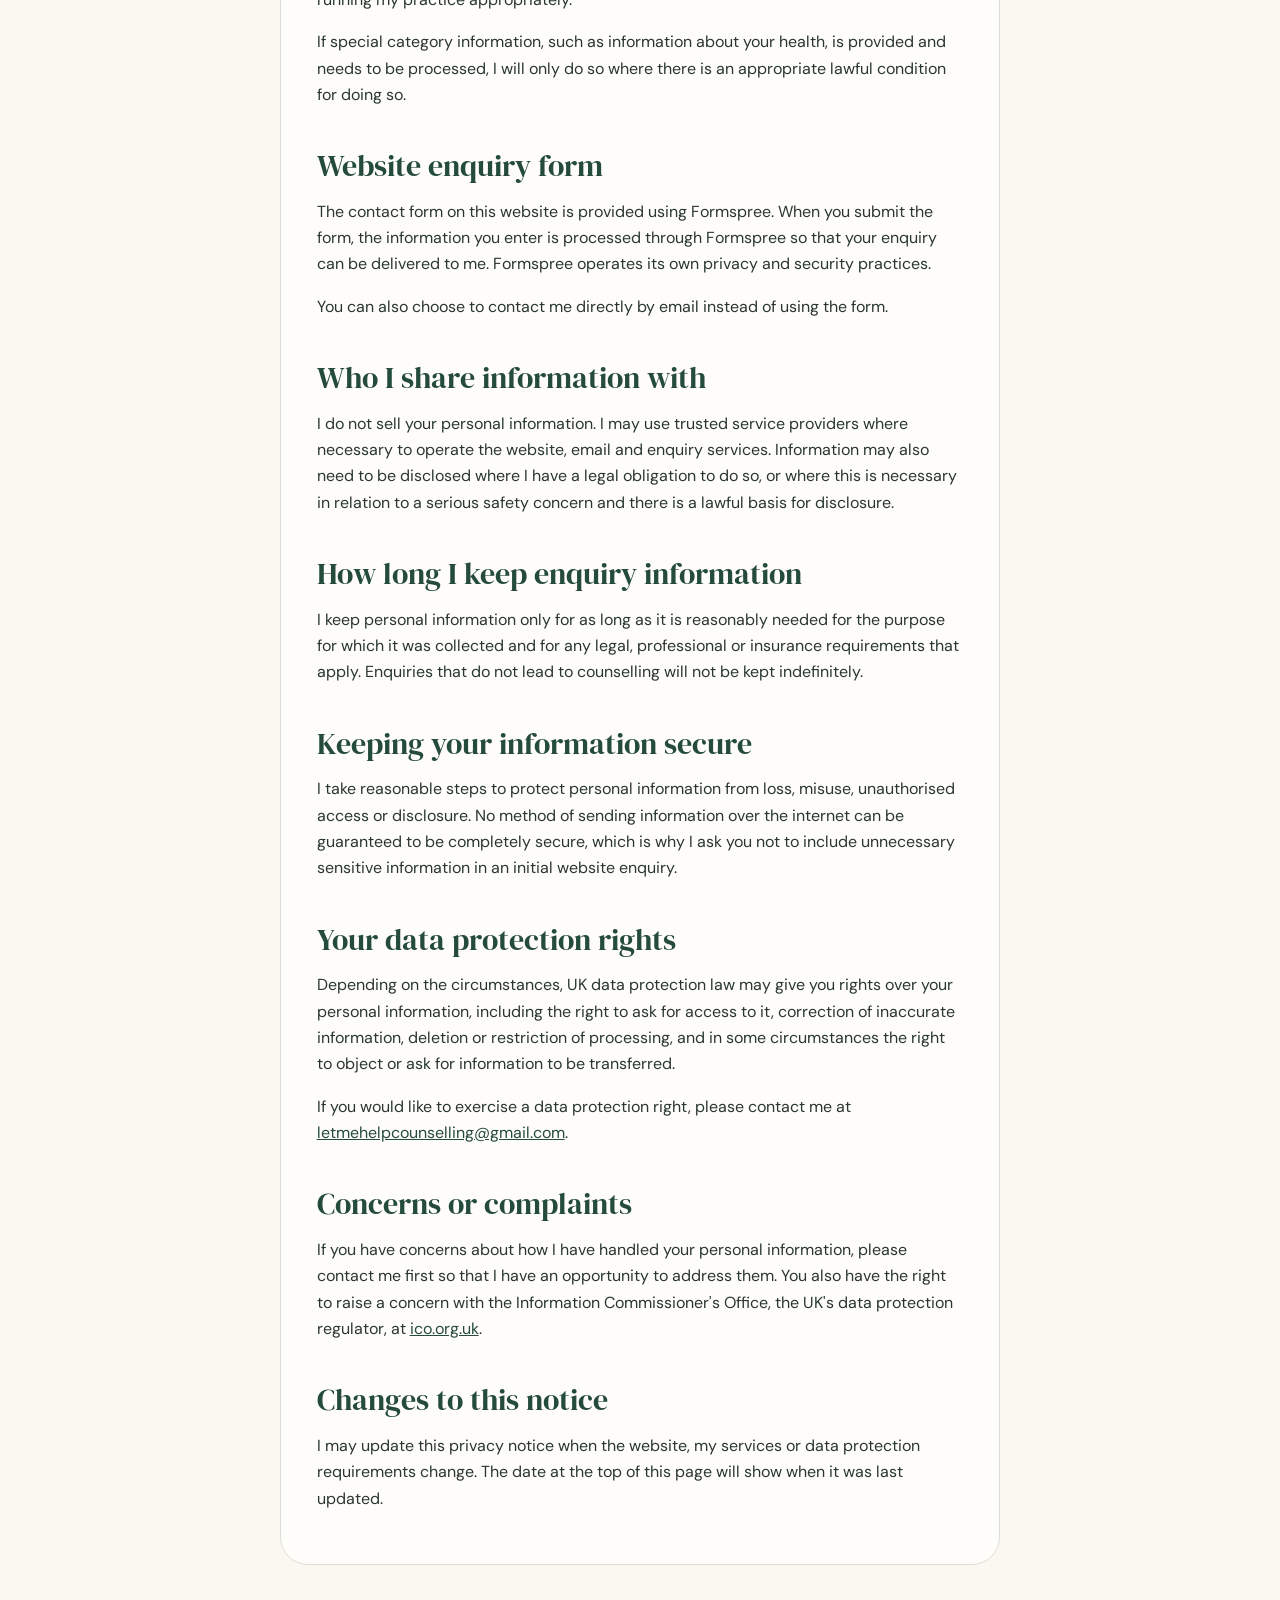
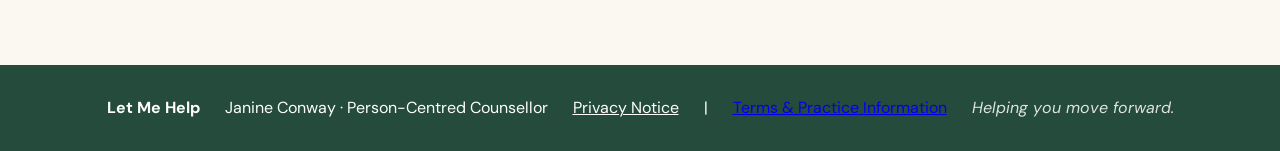
<file: privacy.html>
<!doctype html>
<html lang="en-GB">
<head>
<meta charset="utf-8">
<meta name="viewport" content="width=device-width,initial-scale=1">
<title>Privacy Notice | Janine Conway | Let Me Help Counselling</title>
<meta name="description" content="Privacy notice for Let Me Help Counselling, explaining how Janine Conway handles personal information when you visit the website or make an enquiry.">

<link rel="stylesheet" href="style.css">
<style>
.privacy-page{max-width:900px;margin:auto;padding:75px 7vw 100px}.privacy-page h1{font-size:58px;margin:8px 0 25px}.privacy-page h2{font-size:30px;margin:42px 0 12px}.privacy-page .lead{font-size:19px}.privacy-card{background:var(--paper);border:1px solid var(--line);border-radius:28px;padding:36px;margin-top:35px}.privacy-page a{color:var(--forest)}.back-home{display:inline-block;margin-bottom:30px;color:var(--forest);font-weight:600;text-decoration:none}.updated{font-size:14px;color:#657269}.privacy-page ul{padding-left:22px}
@media(max-width:620px){.privacy-page{padding:50px 24px 75px}.privacy-page h1{font-size:46px}.privacy-card{padding:24px}}
</style>
<link rel="canonical" href="https://letmehelpcounselling.co.uk/privacy.html">
<meta name="robots" content="index,follow">
</head>
<body>
<header>
  <div class="brand">
    <img src="original-logo.png" alt="Let Me Help, Helping you move forward">
    <div class="identity"><strong>Janine Conway</strong><span>Person-Centred Counsellor</span></div>
  </div>
  <nav><a href="index.html">Home</a><a href="about.html">About Me</a><a href="approach.html">My Approach</a><a href="sessions.html">Sessions &amp; Fees</a><a href="walk-and-talk.html">Walk &amp; Talk</a><a href="faq.html">FAQs</a><a class="pill" href="contact.html">Get in touch</a></nav>
</header>
<main class="privacy-page">
<a class="back-home" href="index.html">← Back to Home</a>
<p class="kicker">Privacy</p>
<h1>Privacy Notice</h1>
<p class="lead">Your privacy matters. This notice explains what personal information I may collect through the Let Me Help Counselling website, why I use it and how I look after it.</p>
<p class="updated">Last updated: 2 September 2026</p>
<div class="privacy-card">
<h2>Who is responsible for your information?</h2>
<p>Let Me Help Counselling is operated by Janine Conway. For data protection purposes, I am responsible for the personal information I collect and use in connection with my counselling practice.</p>
<p>If you have a question about your personal information, you can contact me at <a href="mailto:letmehelpcounselling@gmail.com">letmehelpcounselling@gmail.com</a>.</p>

<h2>Information I may collect</h2>
<p>If you contact me through the website enquiry form or by email, I may receive information such as:</p>
<ul>
<li>your name;</li>
<li>your email address;</li>
<li>your phone number, if you choose to provide it;</li>
<li>your preferred method of contact; and</li>
<li>the information you include in your message.</li>
</ul>
<p>Please keep an initial enquiry brief and avoid including sensitive or urgent personal information unless it is necessary.</p>

<h2>Why I use your information</h2>
<p>I use enquiry information so that I can respond to you, discuss whether counselling may be suitable, arrange an initial consultation where appropriate, and take reasonable steps at your request before counselling begins.</p>
<p>Where counselling goes ahead, I will explain separately how information connected with our counselling work is handled.</p>

<h2>My lawful basis for using your information</h2>
<p>Depending on why you contact me, I will usually process your information because it is necessary to respond to your request and take steps before entering into a counselling agreement, or because I have a legitimate interest in responding to enquiries and running my practice appropriately.</p>
<p>If special category information, such as information about your health, is provided and needs to be processed, I will only do so where there is an appropriate lawful condition for doing so.</p>

<h2>Website enquiry form</h2>
<p>The contact form on this website is provided using Formspree. When you submit the form, the information you enter is processed through Formspree so that your enquiry can be delivered to me. Formspree operates its own privacy and security practices.</p>
<p>You can also choose to contact me directly by email instead of using the form.</p>

<h2>Who I share information with</h2>
<p>I do not sell your personal information. I may use trusted service providers where necessary to operate the website, email and enquiry services. Information may also need to be disclosed where I have a legal obligation to do so, or where this is necessary in relation to a serious safety concern and there is a lawful basis for disclosure.</p>

<h2>How long I keep enquiry information</h2>
<p>I keep personal information only for as long as it is reasonably needed for the purpose for which it was collected and for any legal, professional or insurance requirements that apply. Enquiries that do not lead to counselling will not be kept indefinitely.</p>

<h2>Keeping your information secure</h2>
<p>I take reasonable steps to protect personal information from loss, misuse, unauthorised access or disclosure. No method of sending information over the internet can be guaranteed to be completely secure, which is why I ask you not to include unnecessary sensitive information in an initial website enquiry.</p>

<h2>Your data protection rights</h2>
<p>Depending on the circumstances, UK data protection law may give you rights over your personal information, including the right to ask for access to it, correction of inaccurate information, deletion or restriction of processing, and in some circumstances the right to object or ask for information to be transferred.</p>
<p>If you would like to exercise a data protection right, please contact me at <a href="mailto:letmehelpcounselling@gmail.com">letmehelpcounselling@gmail.com</a>.</p>

<h2>Concerns or complaints</h2>
<p>If you have concerns about how I have handled your personal information, please contact me first so that I have an opportunity to address them. You also have the right to raise a concern with the Information Commissioner's Office, the UK's data protection regulator, at <a href="https://ico.org.uk/make-a-complaint/" target="_blank" rel="noopener">ico.org.uk</a>.</p>

<h2>Changes to this notice</h2>
<p>I may update this privacy notice when the website, my services or data protection requirements change. The date at the top of this page will show when it was last updated.</p>
</div>
</main>
<footer><strong>Let Me Help</strong><span>Janine Conway · Person-Centred Counsellor</span><a href="privacy.html" style="color:white">Privacy Notice</a> <span aria-hidden="true">|</span> <a href="terms.html">Terms &amp; Practice Information</a><em>Helping you move forward.</em></footer>
</body>
</html>
</file>
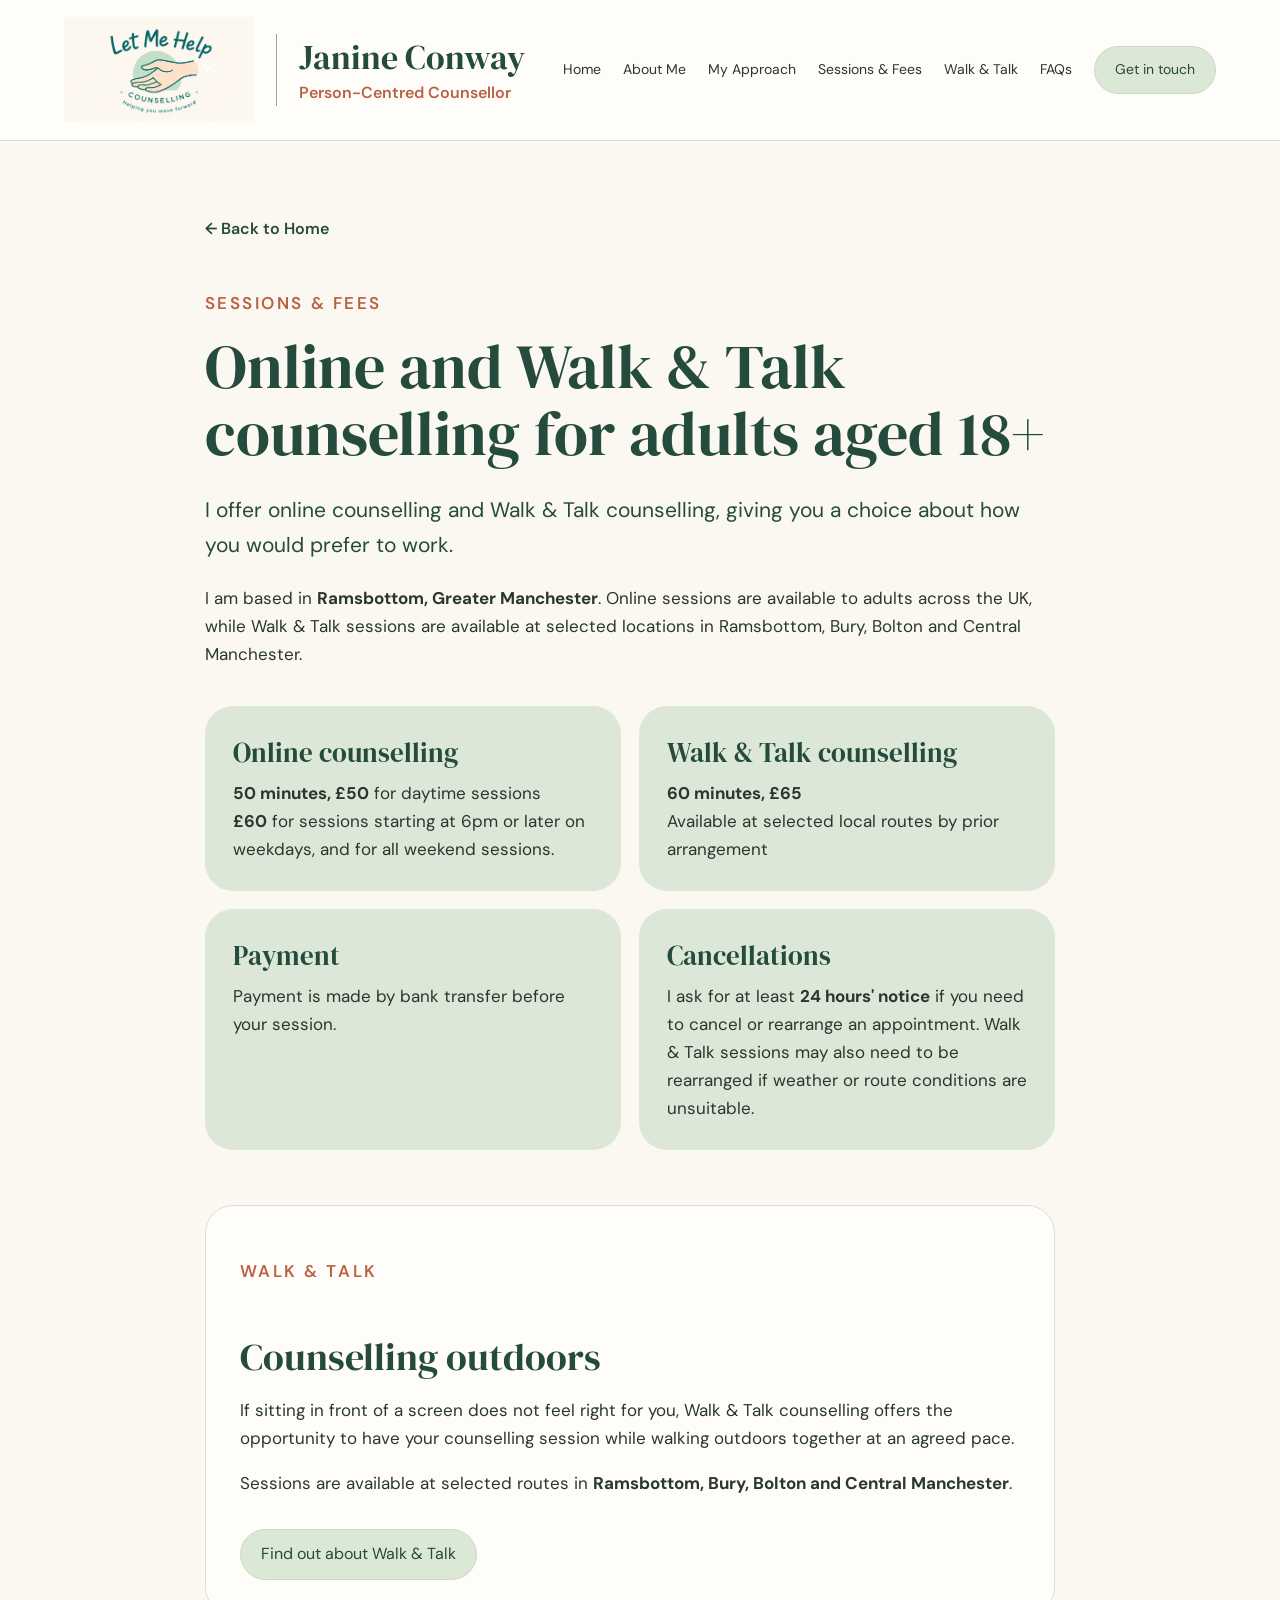
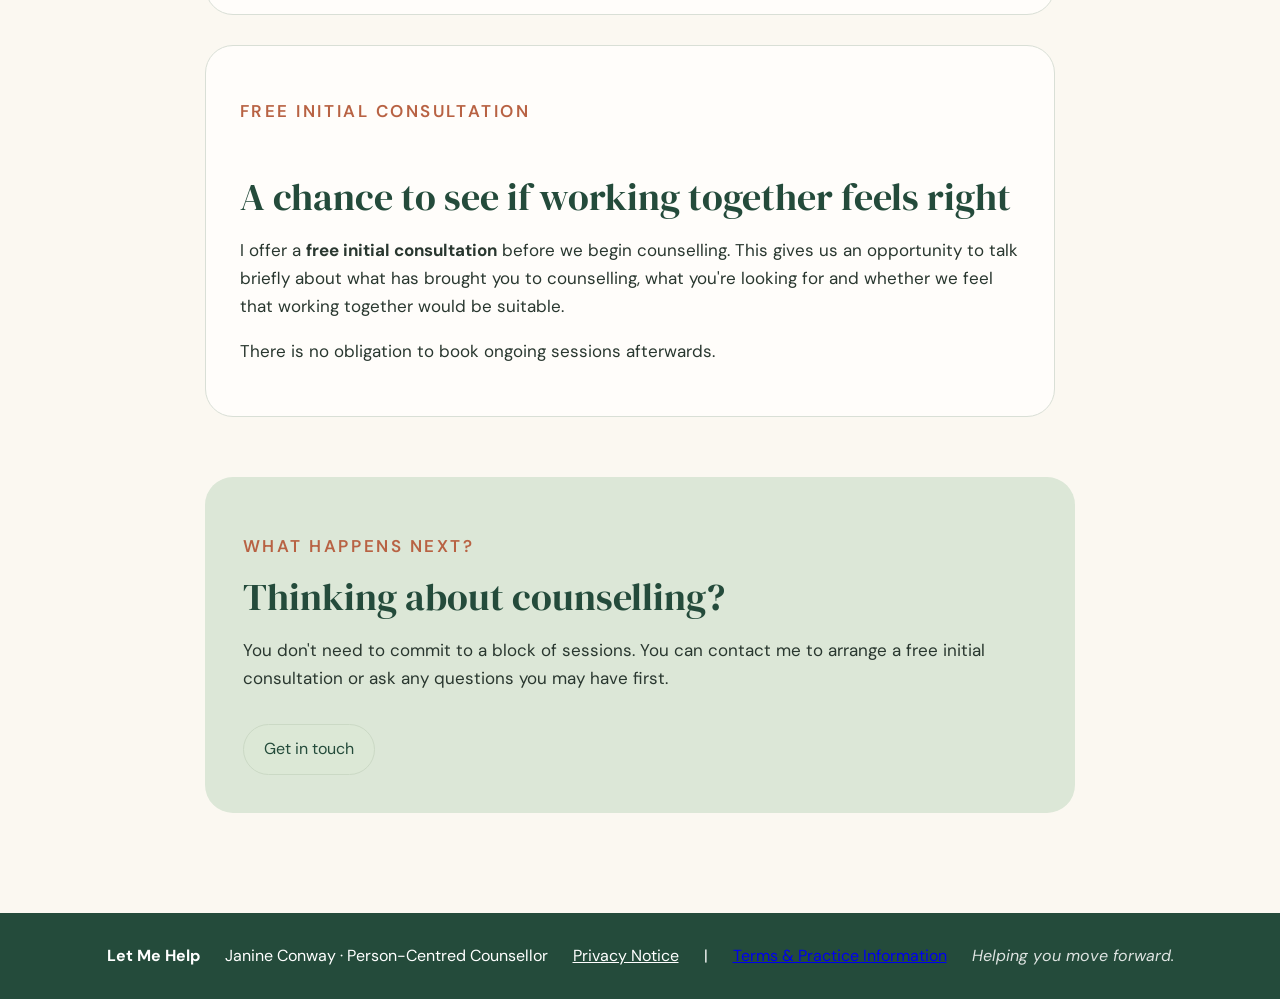
<file: sessions.html>
<!doctype html>
<html lang="en-GB">
<head>
<meta charset="utf-8">
<meta name="viewport" content="width=device-width,initial-scale=1">
<title>Sessions &amp; Fees | Janine Conway | Let Me Help</title>
<meta name="description" content="Online and Walk and Talk person-centred counselling for adults aged 18+ with Janine Conway. Find session lengths, fees, consultation, payment and cancellation information.">

<link rel="stylesheet" href="style.css">
<style>
.sessions-page{max-width:1050px;margin:auto;padding:75px 7vw 100px}
.sessions-page h1{font-size:62px;margin:8px 0 25px}
.sessions-page h2{font-size:38px;margin:52px 0 18px}
.sessions-page p{font-size:17px;max-width:850px}
.sessions-page .lead{font-size:21px;color:var(--forest)}
.back-home{display:inline-block;margin-bottom:30px;color:var(--forest);font-weight:600;text-decoration:none}
.fee-grid{display:grid;grid-template-columns:repeat(2,1fr);gap:18px;margin:38px 0 55px;max-width:850px}
.fee-card{background:var(--sage);border-radius:28px;padding:28px}
.fee-card h3{font:400 27px 'DM Serif Display';color:var(--forest);margin:0 0 8px}
.fee-card p{margin:0}
.consult{background:var(--paper);border:1px solid var(--line);border-radius:28px;padding:34px;max-width:850px;margin-top:30px}
.sessions-cta{margin-top:60px;padding:38px;background:var(--sage);border-radius:28px}
.sessions-cta h2{margin-top:0}
@media(max-width:700px){.fee-grid{grid-template-columns:1fr}}
</style>
<link rel="canonical" href="https://letmehelpcounselling.co.uk/sessions.html">
<meta name="robots" content="index,follow">
</head>
<body>
<header>
  <div class="brand">
    <img src="original-logo.png" alt="Let Me Help, Helping you move forward">
    <div class="identity"><strong>Janine Conway</strong><span>Person-Centred Counsellor</span></div>
  </div>
  <nav><a href="index.html">Home</a><a href="about.html">About Me</a><a href="approach.html">My Approach</a><a href="sessions.html">Sessions &amp; Fees</a><a href="walk-and-talk.html">Walk &amp; Talk</a><a href="faq.html">FAQs</a><a class="pill" href="contact.html">Get in touch</a></nav>
</header>

<main class="sessions-page">
<a class="back-home" href="index.html">← Back to Home</a>
<p class="kicker">Sessions &amp; Fees</p>
<h1>Online and Walk &amp; Talk counselling for adults aged 18+</h1>
<p class="lead">I offer online counselling and Walk &amp; Talk counselling, giving you a choice about how you would prefer to work.</p>
<p>I am based in <strong>Ramsbottom, Greater Manchester</strong>. Online sessions are available to adults across the UK, while Walk &amp; Talk sessions are available at selected locations in Ramsbottom, Bury, Bolton and Central Manchester.</p>

<div class="fee-grid">
 <div class="fee-card"><h3>Online counselling</h3><p><strong>50 minutes, £50</strong> for daytime sessions<br><strong>£60</strong> for sessions starting at 6pm or later on weekdays, and for all weekend sessions.</p></div>
  <div class="fee-card"><h3>Walk &amp; Talk counselling</h3><p><strong>60 minutes, £65</strong><br>Available at selected local routes by prior arrangement</p></div>
  <div class="fee-card"><h3>Payment</h3><p>Payment is made by bank transfer before your session.</p></div>
  <div class="fee-card"><h3>Cancellations</h3><p>I ask for at least <strong>24 hours' notice</strong> if you need to cancel or rearrange an appointment. Walk &amp; Talk sessions may also need to be rearranged if weather or route conditions are unsuitable.</p></div>
</div>

<section class="consult">
<p class="kicker">Walk &amp; Talk</p>
<h2>Counselling outdoors</h2>
<p>If sitting in front of a screen does not feel right for you, Walk &amp; Talk counselling offers the opportunity to have your counselling session while walking outdoors together at an agreed pace.</p>
<p>Sessions are available at selected routes in <strong>Ramsbottom, Bury, Bolton and Central Manchester</strong>.</p>
<a class="button" href="walk-and-talk.html">Find out about Walk &amp; Talk</a>
</section>

<section class="consult">
<p class="kicker">Free initial consultation</p>
<h2>A chance to see if working together feels right</h2>
<p>I offer a <strong>free initial consultation</strong> before we begin counselling. This gives us an opportunity to talk briefly about what has brought you to counselling, what you're looking for and whether we feel that working together would be suitable.</p>
<p>There is no obligation to book ongoing sessions afterwards.</p>
</section>

<section class="sessions-cta">
<p class="kicker">What happens next?</p>
<h2>Thinking about counselling?</h2>
<p>You don't need to commit to a block of sessions. You can contact me to arrange a free initial consultation or ask any questions you may have first.</p>
<a class="button" href="contact.html">Get in touch</a>
</section>
</main>

<footer><strong>Let Me Help</strong><span>Janine Conway · Person-Centred Counsellor</span><a href="privacy.html" style="color:white">Privacy Notice</a> <span aria-hidden="true">|</span> <a href="terms.html">Terms &amp; Practice Information</a><em>Helping you move forward.</em></footer>
</body>
</html>
</file>
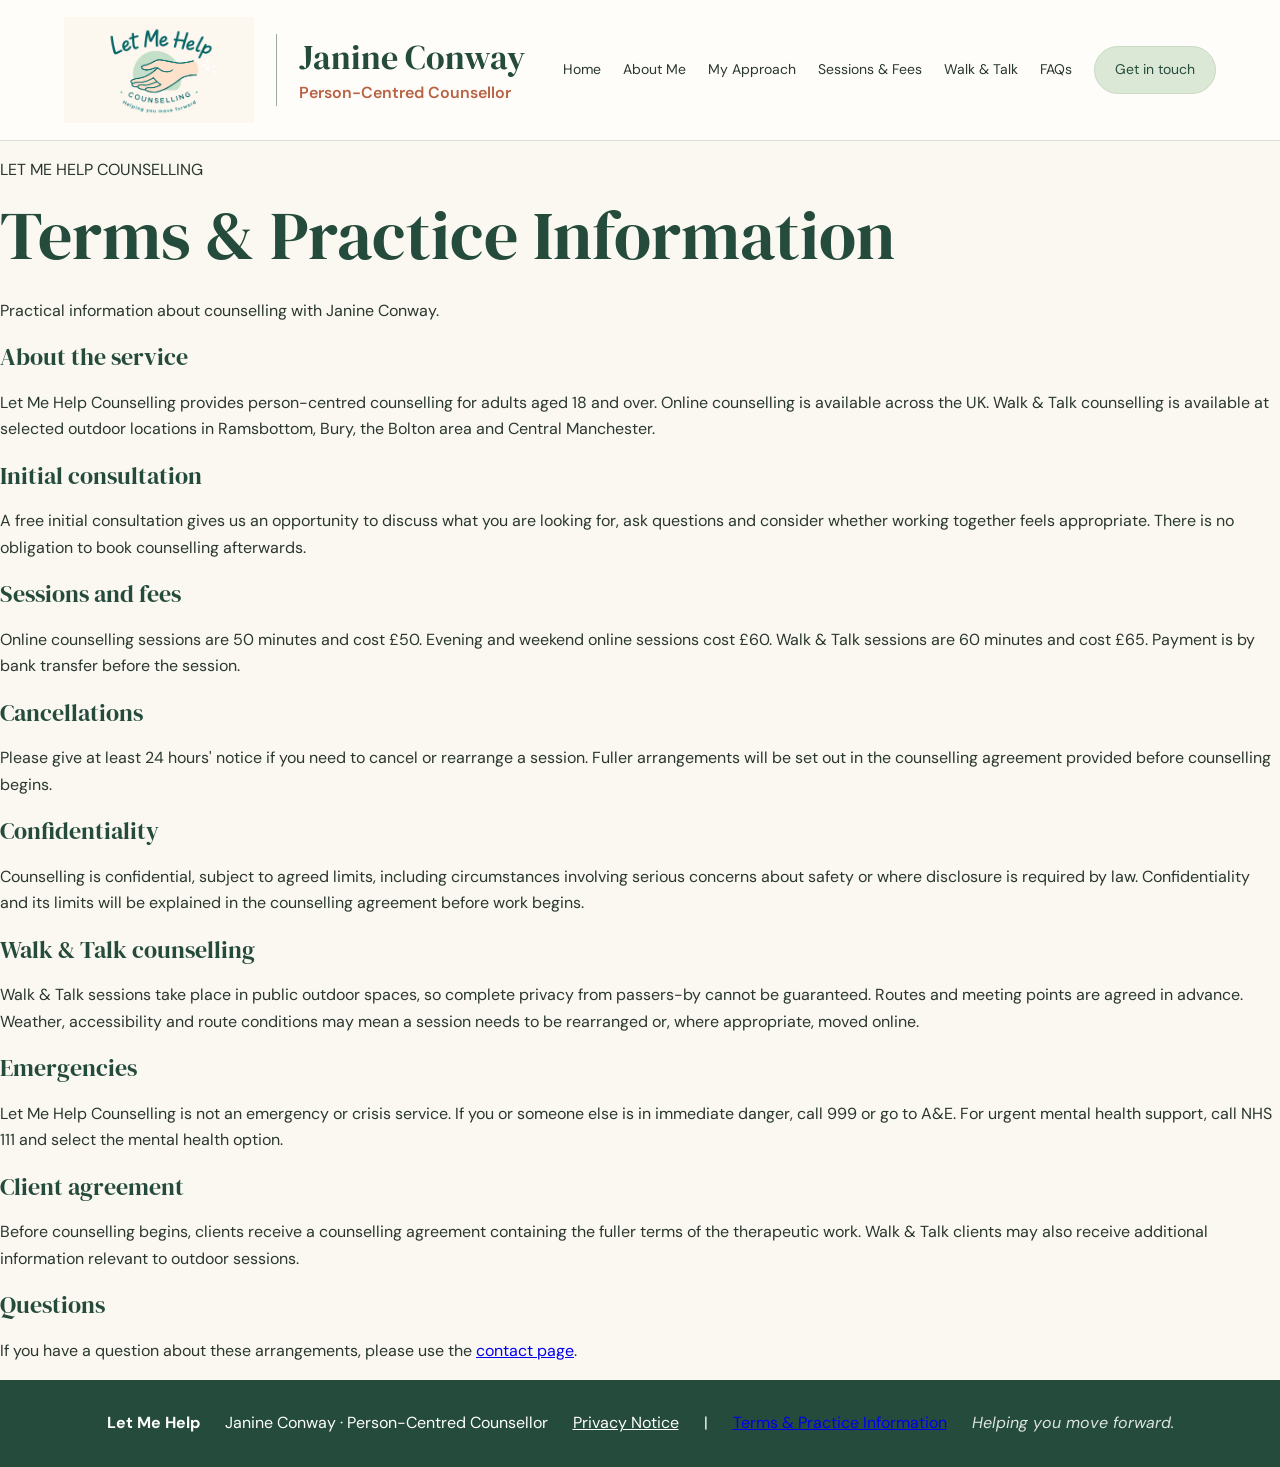
<file: terms.html>
<!doctype html>
<html lang="en-GB">
<head>
<meta charset="utf-8">
<meta name="viewport" content="width=device-width,initial-scale=1">
<title>Terms & Practice Information | Let Me Help Counselling</title>
<meta name="description" content="Privacy notice for Let Me Help Counselling, explaining how Janine Conway handles personal information when you visit the website or make an enquiry.">

<link rel="stylesheet" href="style.css">
<style>
.privacy-page{max-width:900px;margin:auto;padding:75px 7vw 100px}.privacy-page h1{font-size:58px;margin:8px 0 25px}.privacy-page h2{font-size:30px;margin:42px 0 12px}.privacy-page .lead{font-size:19px}.privacy-card{background:var(--paper);border:1px solid var(--line);border-radius:28px;padding:36px;margin-top:35px}.privacy-page a{color:var(--forest)}.back-home{display:inline-block;margin-bottom:30px;color:var(--forest);font-weight:600;text-decoration:none}.updated{font-size:14px;color:#657269}.privacy-page ul{padding-left:22px}
@media(max-width:620px){.privacy-page{padding:50px 24px 75px}.privacy-page h1{font-size:46px}.privacy-card{padding:24px}}
</style>
<link rel="canonical" href="https://letmehelpcounselling.co.uk/terms.html">
<meta name="robots" content="index,follow">
</head>
<body>
<header>
  <div class="brand">
    <img src="original-logo.png" alt="Let Me Help, Helping you move forward">
    <div class="identity"><strong>Janine Conway</strong><span>Person-Centred Counsellor</span></div>
  </div>
  <nav><a href="index.html">Home</a><a href="about.html">About Me</a><a href="approach.html">My Approach</a><a href="sessions.html">Sessions &amp; Fees</a><a href="walk-and-talk.html">Walk &amp; Talk</a><a href="faq.html">FAQs</a><a class="pill" href="contact.html">Get in touch</a></nav>
</header>
<main>
  <section class="page-hero">
    <div class="wrap">
      <p class="eyebrow">LET ME HELP COUNSELLING</p>
      <h1>Terms &amp; Practice Information</h1>
      <p>Practical information about counselling with Janine Conway.</p>
    </div>
  </section>
  <section class="page-section">
    <div class="wrap prose">
      <h2>About the service</h2>
      <p>Let Me Help Counselling provides person-centred counselling for adults aged 18 and over. Online counselling is available across the UK. Walk &amp; Talk counselling is available at selected outdoor locations in Ramsbottom, Bury, the Bolton area and Central Manchester.</p>

      <h2>Initial consultation</h2>
      <p>A free initial consultation gives us an opportunity to discuss what you are looking for, ask questions and consider whether working together feels appropriate. There is no obligation to book counselling afterwards.</p>

      <h2>Sessions and fees</h2>
      <p>Online counselling sessions are 50 minutes and cost £50. Evening and weekend online sessions cost £60. Walk &amp; Talk sessions are 60 minutes and cost £65. Payment is by bank transfer before the session.</p>

      <h2>Cancellations</h2>
      <p>Please give at least 24 hours' notice if you need to cancel or rearrange a session. Fuller arrangements will be set out in the counselling agreement provided before counselling begins.</p>

      <h2>Confidentiality</h2>
      <p>Counselling is confidential, subject to agreed limits, including circumstances involving serious concerns about safety or where disclosure is required by law. Confidentiality and its limits will be explained in the counselling agreement before work begins.</p>

      <h2>Walk &amp; Talk counselling</h2>
      <p>Walk &amp; Talk sessions take place in public outdoor spaces, so complete privacy from passers-by cannot be guaranteed. Routes and meeting points are agreed in advance. Weather, accessibility and route conditions may mean a session needs to be rearranged or, where appropriate, moved online.</p>

      <h2>Emergencies</h2>
      <p>Let Me Help Counselling is not an emergency or crisis service. If you or someone else is in immediate danger, call 999 or go to A&amp;E. For urgent mental health support, call NHS 111 and select the mental health option.</p>

      <h2>Client agreement</h2>
      <p>Before counselling begins, clients receive a counselling agreement containing the fuller terms of the therapeutic work. Walk &amp; Talk clients may also receive additional information relevant to outdoor sessions.</p>

      <h2>Questions</h2>
      <p>If you have a question about these arrangements, please use the <a href="contact.html">contact page</a>.</p>
    </div>
  </section>
</main>
<footer><strong>Let Me Help</strong><span>Janine Conway · Person-Centred Counsellor</span><a href="privacy.html" style="color:white">Privacy Notice</a> <span aria-hidden="true">|</span> <a href="terms.html">Terms &amp; Practice Information</a><em>Helping you move forward.</em></footer>
</body>
</html>
</file>
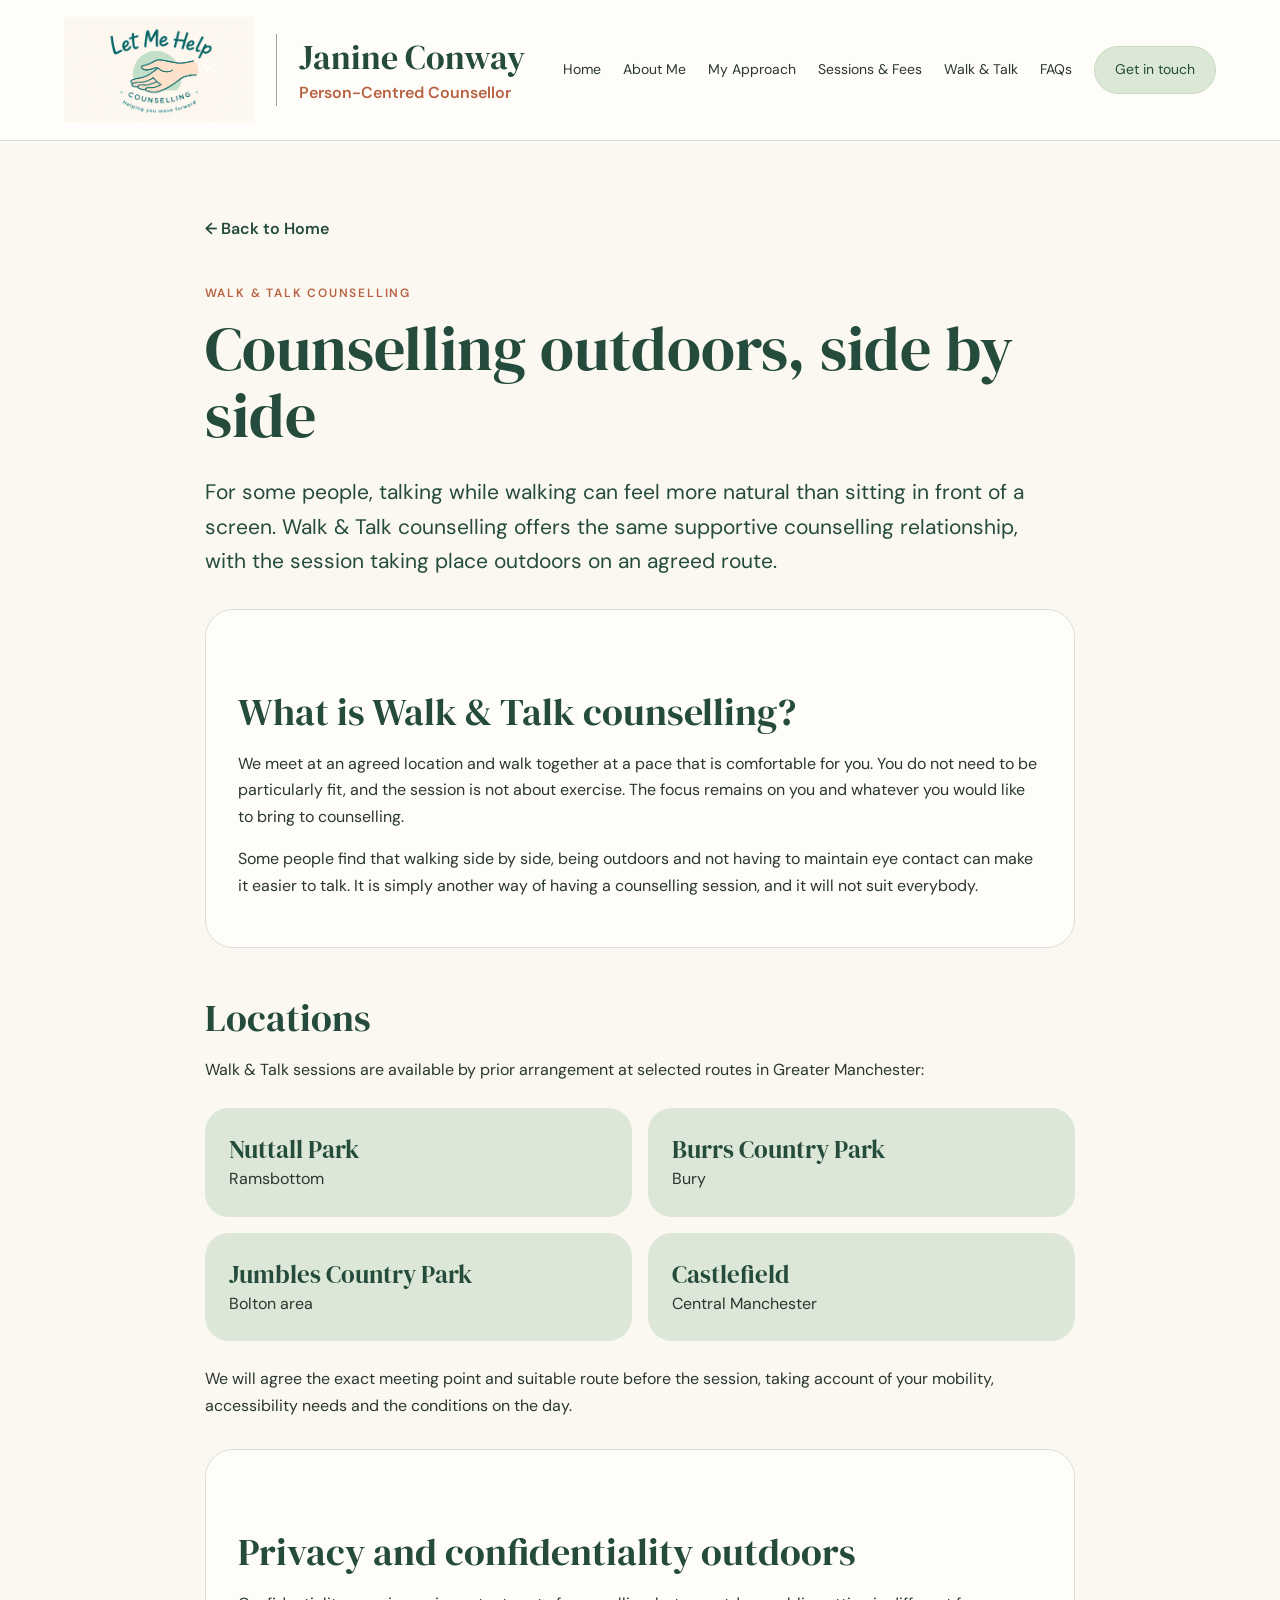
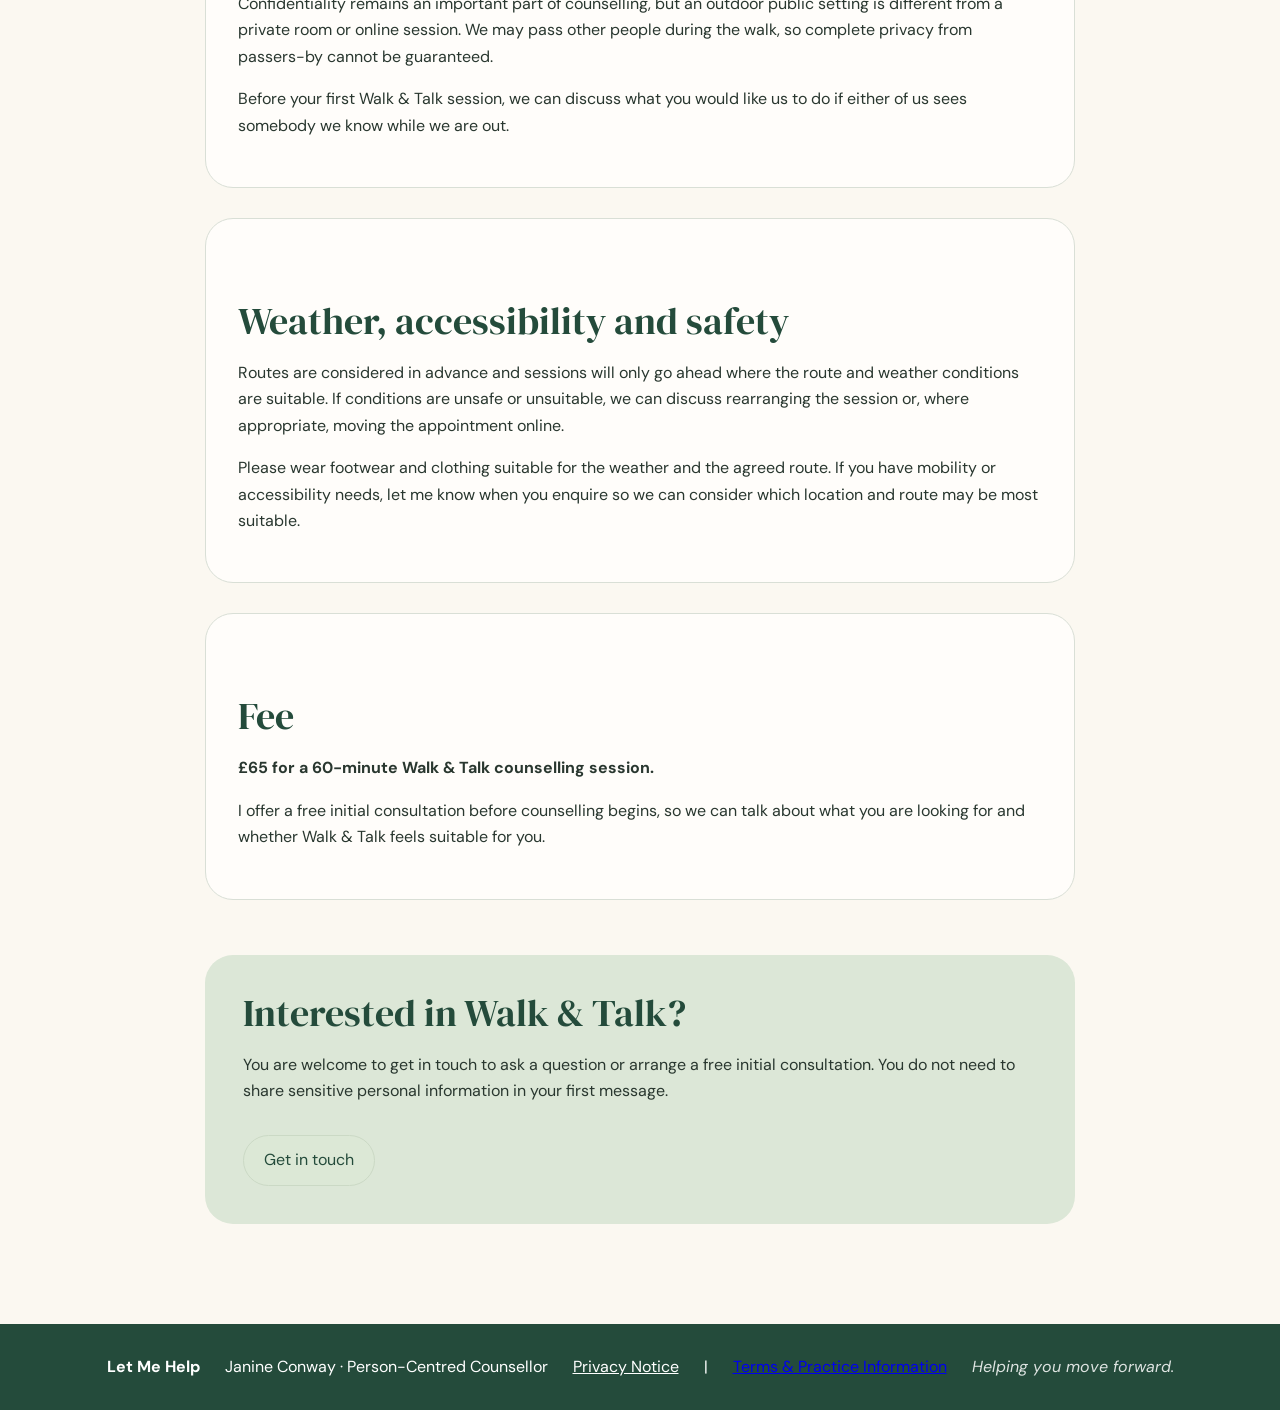
<file: walk-and-talk.html>
<!doctype html>
<html lang="en-GB">
<head>
<meta charset="utf-8">
<meta name="viewport" content="width=device-width,initial-scale=1">
<title>Walk &amp; Talk Counselling | Ramsbottom, Bury, Bolton &amp; Manchester | Janine Conway</title>
<meta name="description" content="Walk and Talk counselling for adults with Janine Conway at selected outdoor locations in Ramsbottom, Bury, Bolton and Central Manchester.">

<link rel="stylesheet" href="style.css">
<style>
.walk-page{max-width:1050px;margin:auto;padding:75px 7vw 100px}.walk-page h1{font-size:62px;margin:8px 0 25px}.walk-page h2{font-size:38px;margin:50px 0 18px}.walk-page .lead{font-size:21px;max-width:850px;color:var(--forest)}.walk-card{background:var(--paper);border:1px solid var(--line);border-radius:28px;padding:32px;margin:30px 0;max-width:900px}.locations{display:grid;grid-template-columns:repeat(2,1fr);gap:16px;max-width:900px;margin:25px 0}.location{background:var(--sage);border-radius:24px;padding:24px}.location strong{display:block;font:400 25px 'DM Serif Display';color:var(--forest)}.back-home{display:inline-block;margin-bottom:30px;color:var(--forest);font-weight:600;text-decoration:none}.walk-cta{margin-top:55px;padding:38px;background:var(--sage);border-radius:28px}.walk-cta h2{margin-top:0}@media(max-width:700px){.locations{grid-template-columns:1fr}}
</style>
<link rel="canonical" href="https://letmehelpcounselling.co.uk/walk-and-talk.html">
<meta name="robots" content="index,follow">
</head>
<body>
<header>
<div class="brand"><img src="original-logo.png" alt="Let Me Help Counselling, Helping you move forward"><div class="identity"><strong>Janine Conway</strong><span>Person-Centred Counsellor</span></div></div>
<nav><a href="index.html">Home</a><a href="about.html">About Me</a><a href="approach.html">My Approach</a><a href="sessions.html">Sessions &amp; Fees</a><a href="walk-and-talk.html">Walk &amp; Talk</a><a href="faq.html">FAQs</a><a class="pill" href="contact.html">Get in touch</a></nav>
</header>
<main class="walk-page">
<a class="back-home" href="index.html">← Back to Home</a>
<p class="kicker">Walk &amp; Talk Counselling</p>
<h1>Counselling outdoors, side by side</h1>
<p class="lead">For some people, talking while walking can feel more natural than sitting in front of a screen. Walk &amp; Talk counselling offers the same supportive counselling relationship, with the session taking place outdoors on an agreed route.</p>

<section class="walk-card"><h2>What is Walk &amp; Talk counselling?</h2>
<p>We meet at an agreed location and walk together at a pace that is comfortable for you. You do not need to be particularly fit, and the session is not about exercise. The focus remains on you and whatever you would like to bring to counselling.</p>
<p>Some people find that walking side by side, being outdoors and not having to maintain eye contact can make it easier to talk. It is simply another way of having a counselling session, and it will not suit everybody.</p></section>

<h2>Locations</h2>
<p>Walk &amp; Talk sessions are available by prior arrangement at selected routes in Greater Manchester:</p>
<div class="locations">
<div class="location"><strong>Nuttall Park</strong>Ramsbottom</div>
<div class="location"><strong>Burrs Country Park</strong>Bury</div>
<div class="location"><strong>Jumbles Country Park</strong>Bolton area</div>
<div class="location"><strong>Castlefield</strong>Central Manchester</div>
</div>
<p>We will agree the exact meeting point and suitable route before the session, taking account of your mobility, accessibility needs and the conditions on the day.</p>

<section class="walk-card"><h2>Privacy and confidentiality outdoors</h2>
<p>Confidentiality remains an important part of counselling, but an outdoor public setting is different from a private room or online session. We may pass other people during the walk, so complete privacy from passers-by cannot be guaranteed.</p>
<p>Before your first Walk &amp; Talk session, we can discuss what you would like us to do if either of us sees somebody we know while we are out.</p></section>

<section class="walk-card"><h2>Weather, accessibility and safety</h2>
<p>Routes are considered in advance and sessions will only go ahead where the route and weather conditions are suitable. If conditions are unsafe or unsuitable, we can discuss rearranging the session or, where appropriate, moving the appointment online.</p>
<p>Please wear footwear and clothing suitable for the weather and the agreed route. If you have mobility or accessibility needs, let me know when you enquire so we can consider which location and route may be most suitable.</p></section>

<section class="walk-card"><h2>Fee</h2>
<p><strong>£65 for a 60-minute Walk &amp; Talk counselling session.</strong></p>
<p>I offer a free initial consultation before counselling begins, so we can talk about what you are looking for and whether Walk &amp; Talk feels suitable for you.</p></section>

<section class="walk-cta"><h2>Interested in Walk &amp; Talk?</h2>
<p>You are welcome to get in touch to ask a question or arrange a free initial consultation. You do not need to share sensitive personal information in your first message.</p>
<a class="button" href="contact.html">Get in touch</a></section>
</main>
<footer><strong>Let Me Help</strong><span>Janine Conway · Person-Centred Counsellor</span><a href="privacy.html" style="color:white">Privacy Notice</a> <span aria-hidden="true">|</span> <a href="terms.html">Terms &amp; Practice Information</a><em>Helping you move forward.</em></footer>
</body></html>
</file>
<file: style.css>
@import url('https://fonts.googleapis.com/css2?family=DM+Sans:wght@400;500;600&family=DM+Serif+Display:ital@0;1&display=swap');
:root{--forest:#244b3b;--sage:#dce7d7;--cream:#fbf8f1;--paper:#fffdfa;--terra:#b86243;--line:#d9dfd6;--ink:#29372f}
*{box-sizing:border-box}body{margin:0;background:var(--cream);color:var(--ink);font-family:'DM Sans',sans-serif;line-height:1.65}header{display:flex;align-items:center;justify-content:space-between;padding:15px 5vw;border-bottom:1px solid var(--line);background:var(--paper)}.brand{display:flex;align-items:center;gap:22px}.brand img{width:190px;height:110px;object-fit:contain}.identity{border-left:1px solid #9aaa9d;padding-left:22px}.identity strong{display:block;font:400 34px 'DM Serif Display';color:var(--forest)}.identity span{color:var(--terra);font-weight:600}nav{display:flex;gap:22px;align-items:center}nav a{text-decoration:none;color:var(--ink);font-size:14px}.pill,.button{background:var(--forest);color:#fff!important;padding:11px 20px;border-radius:999px;text-decoration:none}.hero{display:grid;grid-template-columns:.9fr 1.1fr;gap:60px;align-items:center;padding:70px 7vw 85px;min-height:650px}.copy{max-width:600px}.kicker{text-transform:uppercase;letter-spacing:.15em;font-size:12px;font-weight:600;color:var(--terra)}h1,h2{font-family:'DM Serif Display';font-weight:400;color:var(--forest);line-height:1.08}h1{font-size:68px;margin:12px 0 25px}h1 em{color:#7f9668;font-style:italic}.copy>p:not(.kicker):not(.tag){font-size:18px}.button{display:inline-block;margin-top:15px}.tag{font:italic 20px 'DM Serif Display';color:var(--forest);margin-top:24px}.oval{height:520px;border-radius:50%;overflow:hidden;box-shadow:0 20px 55px rgba(36,75,59,.14)}.oval img{width:100%;height:100%;object-fit:cover}.help{text-align:center;padding:85px 6vw;background:var(--paper)}.help h2{font-size:44px;margin:6px 0 45px}.topics{max-width:1180px;margin:auto;display:grid;grid-template-columns:repeat(5,1fr);border-top:1px solid var(--line);border-left:1px solid var(--line)}.topics div{padding:28px 16px;border-right:1px solid var(--line);border-bottom:1px solid var(--line);font-weight:500}.links{padding:70px 6vw;display:grid;grid-template-columns:repeat(5,1fr);gap:16px}.links a{display:flex;flex-direction:column;text-decoration:none;color:var(--ink);background:var(--paper);border:1px solid var(--line);border-radius:18px;padding:25px;min-height:230px}.links b{font:400 27px 'DM Serif Display';color:var(--forest);margin-bottom:12px}.links span{font-size:14px}.links i{font-style:normal;color:var(--forest);font-weight:600;margin-top:auto}.online{text-align:center;background:var(--sage);padding:65px 20px}.online h2{font-size:38px;margin:0 0 15px}.online p{max-width:780px;margin:auto}footer{background:var(--forest);color:white;padding:30px 6vw;display:flex;gap:25px;justify-content:center;flex-wrap:wrap}footer em{opacity:.85}
@media(max-width:1000px){nav a:not(.pill){display:none}.hero{grid-template-columns:1fr}.oval{height:430px}.topics{grid-template-columns:repeat(2,1fr)}.links{grid-template-columns:repeat(2,1fr)}}
@media(max-width:620px){header{padding:10px 18px}.brand img{width:125px;height:80px}.identity{padding-left:12px}.identity strong{font-size:22px}.identity span{font-size:11px}nav .pill{display:none}.hero{padding:50px 24px;gap:35px}h1{font-size:48px}.oval{height:320px}.topics,.links{grid-template-columns:1fr}.help,.links{padding:60px 24px}}


/* Requested button update: light green, oval/pill-shaped */
.button,
.primary,
.secondary,
.nav-button,
.pill,
a.button,
a.primary,
a.secondary,
a.nav-button,
a.pill,
button,
input[type="submit"] {
  background: #dce8d6 !important;
  color: #244b3b !important;
  border: 1px solid #cbd9c5 !important;
  border-radius: 999px !important;
  box-shadow: none !important;
}
.button:hover,
.primary:hover,
.secondary:hover,
.nav-button:hover,
.pill:hover,
a.button:hover,
a.primary:hover,
a.secondary:hover,
a.nav-button:hover,
a.pill:hover,
button:hover,
input[type="submit"]:hover {
  background: #cfdcc8 !important;
  color: #244b3b !important;
}

/* V5: How I Can Help topic buttons */
.topics {
  border: 0 !important;
  gap: 16px !important;
}
.topics div {
  background: #dce8d6 !important;
  color: #244b3b !important;
  border: 1px solid #cbd9c5 !important;
  border-radius: 999px !important;
  min-height: 64px !important;
  padding: 16px 22px !important;
  display: flex !important;
  align-items: center !important;
  justify-content: center !important;
  text-align: center !important;
}

/* V16: six homepage information cards */
.links{grid-template-columns:repeat(3,1fr)}
@media(max-width:1000px){.links{grid-template-columns:repeat(2,1fr)}}
@media(max-width:620px){.links{grid-template-columns:1fr}}
/* Homepage contact form */
.home-contact {
  background: #faf7f1;
  padding: 65px 24px;
  text-align: center;
}

.home-contact h2 {
  color: #244b3b;
  margin: 0 0 18px;
}

.home-contact > p {
  max-width: 650px;
  margin: 0 auto 30px;
  line-height: 1.7;
}

.home-contact .contact-form {
  max-width: 600px;
  margin: 0 auto;
  display: flex;
  flex-direction: column;
  gap: 10px;
  text-align: left;
}

.home-contact label {
  font-weight: 600;
  margin-top: 8px;
}

.home-contact input:not([type="hidden"]),
.home-contact select,
.home-contact textarea {
  width: 100%;
  box-sizing: border-box;
  padding: 13px 15px;
  border: 1px solid #b9c9b8;
  border-radius: 8px;
  background: #fff;
  color: #244b3b;
  font: inherit;
}

.home-contact textarea {
  min-height: 130px;
  resize: vertical;
}

.home-contact input:focus,
.home-contact select:focus,
.home-contact textarea:focus {
  outline: 2px solid #507b68;
  outline-offset: 2px;
}

.home-contact .small-note {
  font-size: 0.9rem;
  line-height: 1.6;
  margin: 12px 0;
}

.home-contact button {
  align-self: center;
  margin-top: 10px;
  padding: 14px 32px;
  cursor: pointer;
}

@media (max-width: 600px) {
  .home-contact {
    padding: 40px 18px;
  }

  .home-contact .contact-form {
    width: 100%;
  }

  .home-contact button {
    width: 100%;
  }
}
</file>
